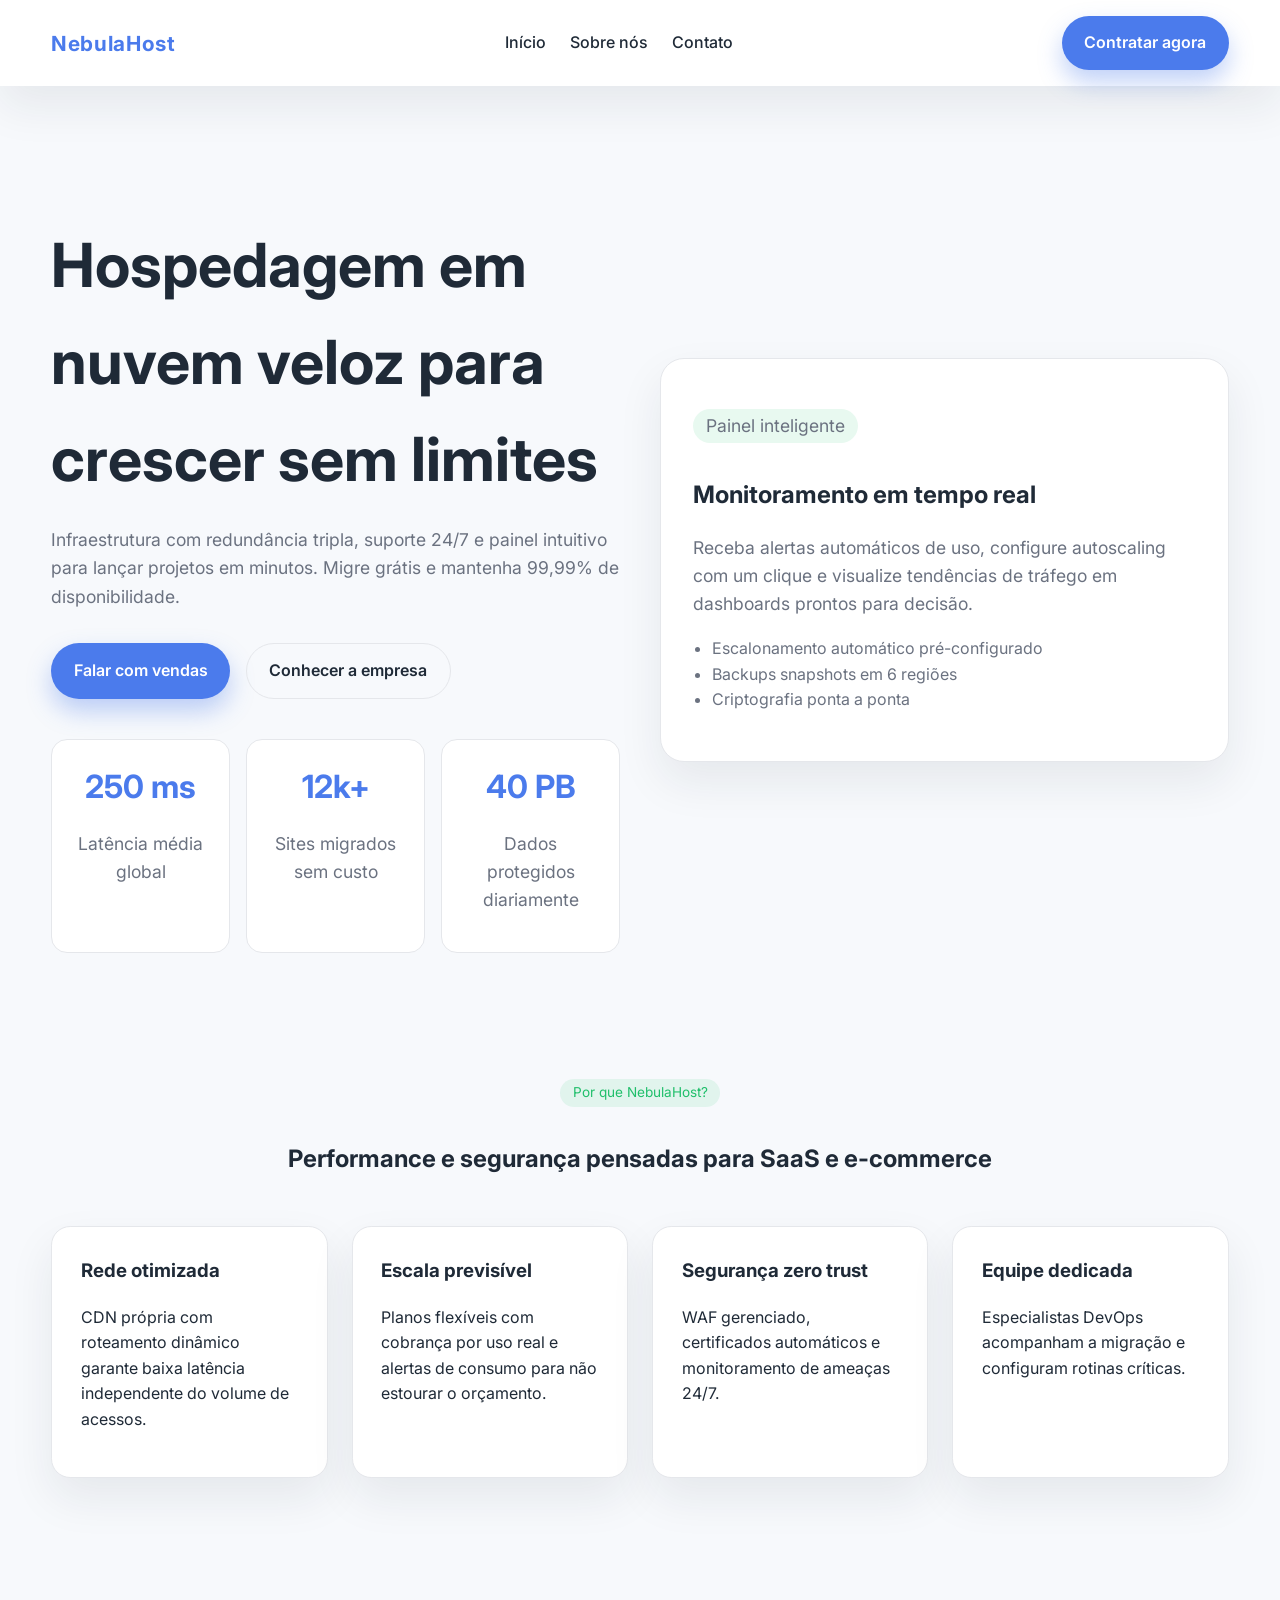
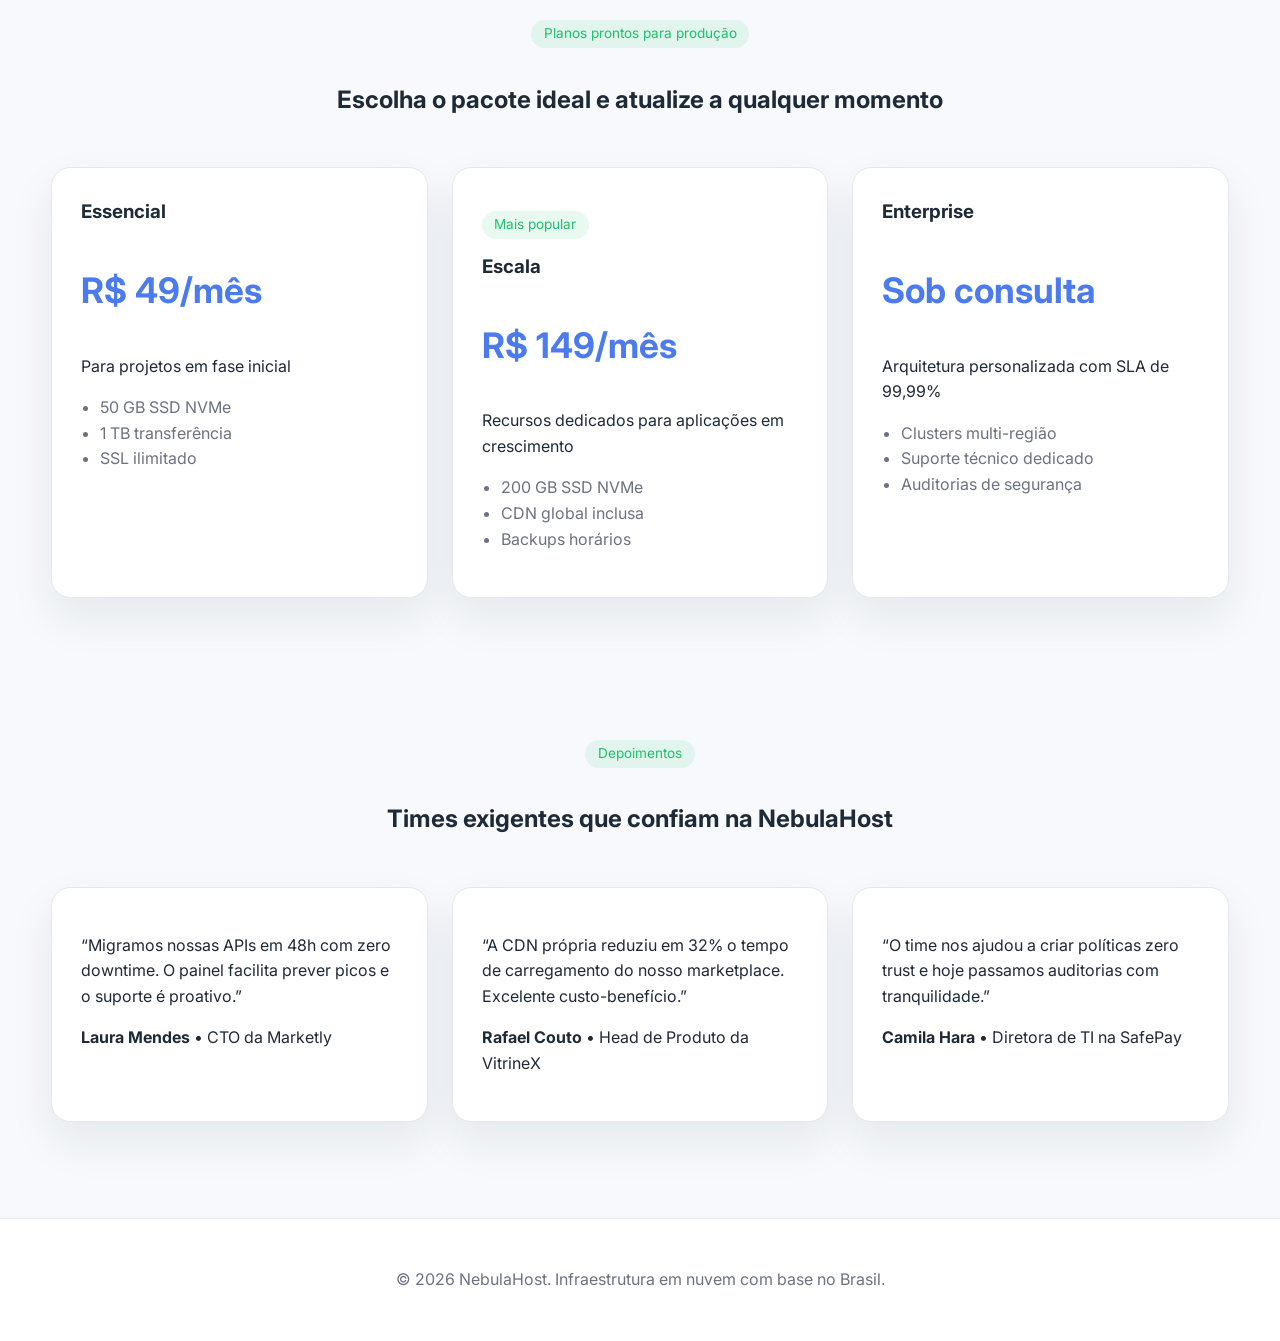
<file: index.html>
<!DOCTYPE html>
<html lang="pt-BR">
  <head>
    <meta charset="UTF-8" />
    <meta name="viewport" content="width=device-width, initial-scale=1.0" />
    <title>NebulaHost • Hospedagem moderna e escalável</title>
    <link rel="stylesheet" href="styles.css" />
  </head>
  <body>
    <header>
      <div class="container nav">
        <a class="logo" href="index.html">NebulaHost</a>
        <nav class="nav-links">
          <a href="index.html">Início</a>
          <a href="sobre-nos.html">Sobre nós</a>
          <a href="contato.html">Contato</a>
        </nav>
        <a class="btn btn-primary" href="contato.html">Contratar agora</a>
      </div>
    </header>

    <main class="container">
      <section class="hero">
        <div>
          <h1>Hospedagem em nuvem veloz para crescer sem limites</h1>
          <p>
            Infraestrutura com redundância tripla, suporte 24/7 e painel intuitivo
            para lançar projetos em minutos. Migre grátis e mantenha 99,99% de
            disponibilidade.
          </p>
          <div style="margin-top: 2rem; display: flex; gap: 1rem; flex-wrap: wrap">
            <a class="btn btn-primary" href="contato.html">Falar com vendas</a>
            <a class="btn" style="border: 1px solid var(--border)" href="sobre-nos.html"
              >Conhecer a empresa</a
            >
          </div>
          <div class="stats">
            <article class="stat-card">
              <h3>250 ms</h3>
              <p>Latência média global</p>
            </article>
            <article class="stat-card">
              <h3>12k+</h3>
              <p>Sites migrados sem custo</p>
            </article>
            <article class="stat-card">
              <h3>40 PB</h3>
              <p>Dados protegidos diariamente</p>
            </article>
          </div>
        </div>
        <div class="hero-card">
          <p class="tag">Painel inteligente</p>
          <h2>Monitoramento em tempo real</h2>
          <p>
            Receba alertas automáticos de uso, configure autoscaling com um clique e
            visualize tendências de tráfego em dashboards prontos para decisão.
          </p>
          <ul style="padding-left: 1.2rem; color: var(--text-light)">
            <li>Escalonamento automático pré-configurado</li>
            <li>Backups snapshots em 6 regiões</li>
            <li>Criptografia ponta a ponta</li>
          </ul>
        </div>
      </section>

      <section>
        <div class="section-title">
          <p class="tag">Por que NebulaHost?</p>
          <h2>Performance e segurança pensadas para SaaS e e-commerce</h2>
        </div>
        <div class="grid">
          <article class="card">
            <h3>Rede otimizada</h3>
            <p>
              CDN própria com roteamento dinâmico garante baixa latência independente do
              volume de acessos.
            </p>
          </article>
          <article class="card">
            <h3>Escala previsível</h3>
            <p>
              Planos flexíveis com cobrança por uso real e alertas de consumo para não
              estourar o orçamento.
            </p>
          </article>
          <article class="card">
            <h3>Segurança zero trust</h3>
            <p>
              WAF gerenciado, certificados automáticos e monitoramento de ameaças 24/7.
            </p>
          </article>
          <article class="card">
            <h3>Equipe dedicada</h3>
            <p>Especialistas DevOps acompanham a migração e configuram rotinas críticas.</p>
          </article>
        </div>
      </section>

      <section>
        <div class="section-title">
          <p class="tag">Planos prontos para produção</p>
          <h2>Escolha o pacote ideal e atualize a qualquer momento</h2>
        </div>
        <div class="grid pricing">
          <article class="card">
            <h3>Essencial</h3>
            <p class="price">R$ 49/mês</p>
            <p>Para projetos em fase inicial</p>
            <ul style="padding-left: 1.2rem; color: var(--text-light)">
              <li>50 GB SSD NVMe</li>
              <li>1 TB transferência</li>
              <li>SSL ilimitado</li>
            </ul>
          </article>
          <article class="card">
            <p class="tag">Mais popular</p>
            <h3>Escala</h3>
            <p class="price">R$ 149/mês</p>
            <p>Recursos dedicados para aplicações em crescimento</p>
            <ul style="padding-left: 1.2rem; color: var(--text-light)">
              <li>200 GB SSD NVMe</li>
              <li>CDN global inclusa</li>
              <li>Backups horários</li>
            </ul>
          </article>
          <article class="card">
            <h3>Enterprise</h3>
            <p class="price">Sob consulta</p>
            <p>Arquitetura personalizada com SLA de 99,99%</p>
            <ul style="padding-left: 1.2rem; color: var(--text-light)">
              <li>Clusters multi-região</li>
              <li>Suporte técnico dedicado</li>
              <li>Auditorias de segurança</li>
            </ul>
          </article>
        </div>
      </section>

      <section>
        <div class="section-title">
          <p class="tag">Depoimentos</p>
          <h2>Times exigentes que confiam na NebulaHost</h2>
        </div>
        <div class="grid">
          <article class="card">
            <p>
              “Migramos nossas APIs em 48h com zero downtime. O painel facilita prever
              picos e o suporte é proativo.”
            </p>
            <p><strong>Laura Mendes</strong> • CTO da Marketly</p>
          </article>
          <article class="card">
            <p>
              “A CDN própria reduziu em 32% o tempo de carregamento do nosso marketplace.
              Excelente custo-benefício.”
            </p>
            <p><strong>Rafael Couto</strong> • Head de Produto da VitrineX</p>
          </article>
          <article class="card">
            <p>
              “O time nos ajudou a criar políticas zero trust e hoje passamos auditorias
              com tranquilidade.”
            </p>
            <p><strong>Camila Hara</strong> • Diretora de TI na SafePay</p>
          </article>
        </div>
      </section>
    </main>

    <footer>
      <div class="container">
        <p>© <span id="year"></span> NebulaHost. Infraestrutura em nuvem com base no Brasil.</p>
      </div>
    </footer>

    <script>
      document.getElementById("year").textContent = new Date().getFullYear();
    </script>
  </body>
</html>
</file>
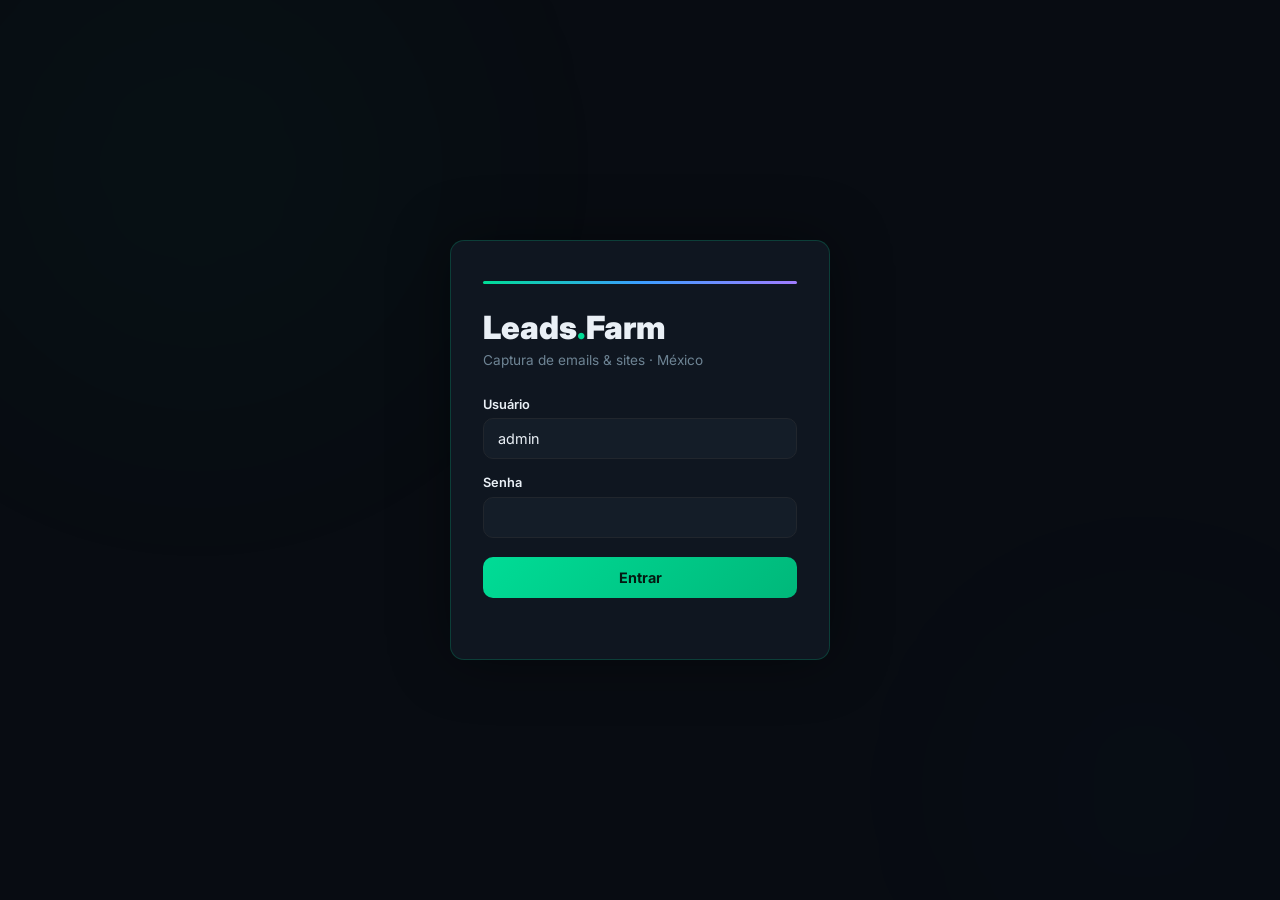
<file: email-farm/api/app/templates/index.html>
<!DOCTYPE html>
<html lang="pt-BR">
<head>
  <meta charset="utf-8"/>
  <meta name="viewport" content="width=device-width,initial-scale=1"/>
  <title>Leads.Farm · MX</title>
  <link rel="preconnect" href="https://fonts.googleapis.com"/>
  <link rel="preconnect" href="https://fonts.gstatic.com" crossorigin/>
  <link href="https://fonts.googleapis.com/css2?family=Inter:wght@300;400;500;600;700;800;900&family=JetBrains+Mono:wght@400;500&display=swap" rel="stylesheet"/>
  <style>
:root{--bg:#080c12;--side:#0d1219;--card:#0f1620;--card2:#141d28;--brd:rgba(255,255,255,.06);--brd-h:rgba(0,220,150,.15);--tx:#eaf0f6;--tx2:#6e8494;--tx3:#3d5060;--acc:#00dc96;--acc-g:rgba(0,220,150,.1);--blue:#3b9eff;--blue-g:rgba(59,158,255,.08);--purple:#a07cff;--orange:#f5a623;--red:#ff5252;--r:14px;--ease:cubic-bezier(.22,1,.36,1)}
*{box-sizing:border-box;margin:0;padding:0}
body{font-family:"Inter",system-ui,sans-serif;background:var(--bg);color:var(--tx);min-height:100vh;font-size:14px;overflow-x:hidden}

/* Ambient */
.amb{position:fixed;inset:0;pointer-events:none;z-index:0}
.amb .orb{position:absolute;border-radius:50%;filter:blur(130px);opacity:.25;animation:orb 30s ease-in-out infinite alternate}
.amb .o1{width:550px;height:550px;background:rgba(0,220,150,.1);top:-12%;left:-6%}
.amb .o2{width:400px;height:400px;background:rgba(59,158,255,.07);bottom:-10%;right:-5%;animation-delay:-12s}
@keyframes orb{0%{transform:translate(0,0) scale(1)}100%{transform:translate(30px,-25px) scale(1.06)}}

/* Layout */
.layout{position:relative;z-index:1;display:grid;grid-template-columns:200px 1fr;min-height:100vh}
@media(max-width:768px){.layout{grid-template-columns:1fr}.sidebar{position:fixed;bottom:0;left:0;right:0;z-index:100;height:58px;flex-direction:row;border-right:none;border-top:1px solid var(--brd);justify-content:space-around;padding:.4rem}}

/* Sidebar */
.sidebar{display:flex;flex-direction:column;padding:1.2rem .7rem;gap:.3rem;background:var(--side);border-right:1px solid var(--brd);position:sticky;top:0;height:100vh}
.sb-logo{font-size:1.1rem;font-weight:900;color:var(--acc);margin-bottom:1.5rem;padding:0 .6rem;letter-spacing:-.02em}
.nv{display:flex;align-items:center;gap:.6rem;padding:.6rem .75rem;border-radius:10px;color:var(--tx2);cursor:pointer;transition:all .2s var(--ease);font-size:.82rem;font-weight:500;position:relative}
.nv .ic{font-size:1.05rem;width:22px;text-align:center;flex-shrink:0}
.nv .txt{white-space:nowrap}
.nv:hover{background:var(--acc-g);color:var(--acc)}
.nv.on{background:var(--acc-g);color:var(--acc);font-weight:600}
.nv.on::before{content:"";position:absolute;left:0;top:25%;height:50%;width:3px;border-radius:0 4px 4px 0;background:var(--acc);box-shadow:0 0 8px var(--acc)}
.sb-section{font-size:.6rem;font-weight:600;text-transform:uppercase;letter-spacing:.1em;color:var(--tx3);padding:.8rem .75rem .3rem}
.sb-foot{margin-top:auto;padding:.7rem .75rem;border-radius:10px;background:var(--card);font-size:.72rem;color:var(--tx2);line-height:1.5}
.sb-foot b{color:var(--acc)}
.sb-dot{width:7px;height:7px;border-radius:50%;background:var(--acc);display:inline-block;margin-right:.3rem;box-shadow:0 0 8px var(--acc);animation:pulse-dot 2s ease-in-out infinite}
@keyframes pulse-dot{0%,100%{opacity:1;transform:scale(1)}50%{opacity:.6;transform:scale(.8)}}
@media(max-width:768px){.sb-logo,.sb-foot,.sb-section,.nv .txt{display:none}.nv{justify-content:center;padding:.5rem}.nv::before{display:none}}

/* Main */
.main{padding:2rem 2.5rem;overflow-y:auto;width:100%;max-width:1100px;margin:0 auto}
@media(max-width:768px){.main{padding:1rem;padding-bottom:5rem}}
@media(min-width:1400px){.main{max-width:1250px;padding:2.5rem 3rem}}
@media(min-width:1800px){.main{max-width:1400px;padding:2.5rem 3.5rem}}

/* Header */
.hdr{display:flex;justify-content:space-between;align-items:center;margin-bottom:2.2rem;flex-wrap:wrap;gap:1rem}
.hdr h1{font-size:1.8rem;font-weight:800;letter-spacing:-.02em}.hdr h1 span{color:var(--acc)}
@media(min-width:1400px){.hdr h1{font-size:2.2rem}}
.live-pill{display:inline-flex;align-items:center;gap:.4rem;padding:.4rem .85rem;border-radius:999px;background:var(--acc-g);border:1px solid rgba(0,220,150,.15);font-size:.72rem;font-weight:600;color:var(--acc);backdrop-filter:blur(8px)}
.live-pill::before{content:"";width:7px;height:7px;border-radius:50%;background:var(--acc);box-shadow:0 0 10px var(--acc);animation:pulse-dot 2s ease-in-out infinite}

.page{display:none}.page.on{display:block;animation:fadeIn .4s var(--ease)}
@keyframes fadeIn{from{opacity:0;transform:translateY(8px)}to{opacity:1;transform:none}}

/* === METRIC CARDS (BIG) === */
.metrics{display:grid;grid-template-columns:1fr 1fr 1fr;gap:1.5rem;margin-bottom:2.2rem}
@media(max-width:900px){.metrics{grid-template-columns:1fr}}
.mcard{position:relative;padding:2.5rem 2rem;background:var(--card);border:1px solid var(--brd);border-radius:var(--r);overflow:hidden;transition:border-color .3s,transform .3s var(--ease),box-shadow .3s}
.mcard:hover{border-color:var(--brd-h);transform:translateY(-3px);box-shadow:0 12px 40px rgba(0,0,0,.2)}
.mcard::before{content:"";position:absolute;top:0;left:0;right:0;height:3px;background:linear-gradient(90deg,var(--acc),var(--blue));opacity:0;transition:opacity .3s}
.mcard:hover::before{opacity:1}
.mcard .mc-ico{font-size:2rem;margin-bottom:1.2rem;display:block}
.mcard .mc-val{font-size:3.2rem;font-weight:900;letter-spacing:-.04em;line-height:1;margin-bottom:.5rem}
@media(min-width:1400px){.mcard{padding:3rem 2.5rem}.mcard .mc-val{font-size:3.8rem}.mcard .mc-ico{font-size:2.4rem}}
@media(min-width:1800px){.mcard{padding:3.5rem 3rem}.mcard .mc-val{font-size:4.5rem}}
.mcard.em .mc-val{color:var(--acc)}
.mcard.st .mc-val{color:var(--blue)}
.mcard.wk .mc-val{color:var(--purple)}
.mcard .mc-lbl{font-size:.85rem;color:var(--tx2);font-weight:500}
.mcard .mc-sub{font-size:.74rem;color:var(--tx3);margin-top:.4rem;font-family:"JetBrains Mono",monospace}
.mcard .mc-total{margin-top:.6rem;padding:.4rem .6rem;border-radius:8px;background:rgba(255,255,255,.03);border:1px solid var(--brd);font-size:.68rem;color:var(--tx3);font-family:"JetBrains Mono",monospace}
.btn-reset{font-size:.68rem;font-weight:600;padding:.35rem .7rem;border-radius:8px;background:transparent;color:var(--tx3);border:1px solid var(--brd);cursor:pointer;transition:all .2s}
.btn-reset:hover{border-color:var(--orange);color:var(--orange)}
@media(min-width:1400px){.mcard .mc-lbl{font-size:.95rem}.mcard .mc-sub{font-size:.82rem}}
.mcard.em{border-color:rgba(0,220,150,.1)}.mcard.st{border-color:rgba(59,158,255,.08)}.mcard.wk{border-color:rgba(160,124,255,.08)}

/* Pulse on new emails */
.mcard.flash{animation:card-flash .6s var(--ease)}
@keyframes card-flash{0%{box-shadow:0 0 0 0 rgba(0,220,150,.4)}50%{box-shadow:0 0 30px 5px rgba(0,220,150,.15)}100%{box-shadow:none}}

/* === SPEED + ESTIMATES === */
.speed-row{display:grid;grid-template-columns:1fr 1fr 1fr;gap:1.5rem;margin-bottom:2.2rem}
@media(max-width:900px){.speed-row{grid-template-columns:1fr}}
@media(min-width:1400px){.speed-row{gap:2rem}}

.scard{padding:2rem;background:var(--card);border:1px solid var(--brd);border-radius:var(--r);display:flex;flex-direction:column;align-items:center;gap:.8rem;transition:border-color .3s}
.scard:hover{border-color:var(--brd-h)}
@media(min-width:1400px){.scard{padding:2.5rem}}

.gauge{position:relative;width:180px;height:100px}
@media(min-width:1400px){.gauge{width:220px;height:120px}}
.gauge svg{width:100%;height:100%;overflow:visible}
.gt{fill:none;stroke:var(--card2);stroke-width:9;stroke-linecap:round}
.gf{fill:none;stroke:url(#gg);stroke-width:9;stroke-linecap:round;transition:stroke-dashoffset 1.5s var(--ease);filter:drop-shadow(0 0 6px rgba(0,220,150,.35))}
.gv{font-size:1.7rem;font-weight:900;fill:var(--tx);text-anchor:middle}
.gu{font-size:.5rem;fill:var(--tx2);text-anchor:middle;text-transform:uppercase;letter-spacing:.1em;font-weight:600}
.gauge-glow{position:absolute;bottom:0;left:50%;transform:translateX(-50%);width:100px;height:40px;background:radial-gradient(ellipse,rgba(0,220,150,.15),transparent 70%);animation:gbreathe 3s ease-in-out infinite}
@keyframes gbreathe{0%,100%{opacity:.4}50%{opacity:.7}}

/* EPS Ring */
.eps-wrap{display:flex;align-items:center;gap:1rem}
.eps-ring{position:relative;width:64px;height:64px;display:flex;align-items:center;justify-content:center}
.eps-ring svg{position:absolute;inset:0;transform:rotate(-90deg)}
.er-bg{fill:none;stroke:var(--card2);stroke-width:5}
.er-f{fill:none;stroke:var(--blue);stroke-width:5;stroke-linecap:round;stroke-dasharray:176;stroke-dashoffset:176;transition:stroke-dashoffset 1.5s var(--ease);filter:drop-shadow(0 0 4px rgba(59,158,255,.3))}
.eps-v{font-size:1.2rem;font-weight:800;color:var(--blue);z-index:1}
.eps-pulse{position:absolute;inset:-4px;border:1.5px solid var(--blue);border-radius:50%;opacity:0;animation:ep 2.5s ease-out infinite}
@keyframes ep{0%{transform:scale(.9);opacity:.4}100%{transform:scale(1.2);opacity:0}}
.eps-info{font-size:.72rem;color:var(--tx2);line-height:1.5}
.eps-info b{display:block;font-size:1rem;font-weight:700;color:var(--blue)}

/* Estimate bars */
.est-card{padding:2rem;background:var(--card);border:1px solid var(--brd);border-radius:var(--r);transition:border-color .3s}
.est-card:hover{border-color:var(--brd-h)}
@media(min-width:1400px){.est-card{padding:2.5rem}}
.est-card h4{font-size:.72rem;font-weight:700;text-transform:uppercase;letter-spacing:.07em;color:var(--tx2);margin-bottom:1rem;display:flex;align-items:center;gap:.4rem}
.est-rows{display:flex;flex-direction:column;gap:.7rem}
.est-r{display:flex;align-items:center;gap:.6rem}
.est-r .lbl{font-size:.7rem;color:var(--tx3);width:38px;text-align:right;flex-shrink:0;font-weight:500}
.est-r .bar{flex:1;height:30px;border-radius:8px;background:var(--card2);overflow:hidden;position:relative}
@media(min-width:1400px){.est-r .bar{height:36px}}
.est-r .bar i{display:block;height:100%;border-radius:8px;transition:width 1.8s var(--ease);position:relative;overflow:hidden}
.est-r .bar i::after{content:"";position:absolute;inset:0;background:linear-gradient(90deg,transparent 20%,rgba(255,255,255,.1) 50%,transparent 80%);animation:shimmer 3s ease infinite}
@keyframes shimmer{from{transform:translateX(-100%)}to{transform:translateX(100%)}}
.est-r .bar.em i{background:linear-gradient(90deg,#009b6b,var(--acc))}
.est-r .bar.st i{background:linear-gradient(90deg,#1a6dd4,var(--blue))}
.est-r .num{font-family:"JetBrains Mono",monospace;font-size:.8rem;font-weight:600;color:var(--tx);min-width:70px}
@media(min-width:1400px){.est-r .num{font-size:.9rem;min-width:80px}}

/* === PANELS === */
.panel{background:var(--card);border:1px solid var(--brd);border-radius:var(--r);margin-bottom:1.5rem;overflow:hidden;transition:border-color .3s}
.panel:hover{border-color:var(--brd-h)}
.panel-h{padding:1rem 1.4rem;border-bottom:1px solid var(--brd);display:flex;align-items:center;gap:.5rem}
.panel-h h3{font-size:.82rem;font-weight:700;color:var(--tx2);display:flex;align-items:center;gap:.45rem}
.panel-h h3::before{content:"";width:3px;height:1em;border-radius:2px;background:linear-gradient(var(--acc),var(--blue))}
.panel-b{padding:1.5rem 1.6rem}
@media(min-width:1400px){.panel-b{padding:2rem 2.2rem}}

/* Progress */
.pbar{height:18px;border-radius:10px;background:var(--card2);overflow:hidden;margin-bottom:.6rem;position:relative;box-shadow:inset 0 2px 4px rgba(0,0,0,.3)}
.pbar i{display:block;height:100%;border-radius:10px;background:linear-gradient(90deg,var(--acc),var(--blue),var(--purple),var(--acc));background-size:300% 100%;animation:pbar-mv 4s linear infinite;transition:width 1.2s var(--ease);position:relative;overflow:hidden}
.pbar i::before{content:"";position:absolute;inset:0;background:repeating-linear-gradient(115deg,transparent,transparent 8px,rgba(255,255,255,.06) 8px,rgba(255,255,255,.06) 16px);animation:stripes 1.5s linear infinite}
.pbar i::after{content:"";position:absolute;top:0;left:0;right:0;height:50%;background:linear-gradient(to bottom,rgba(255,255,255,.15),transparent);border-radius:10px 10px 0 0}
@keyframes pbar-mv{from{background-position:0 0}to{background-position:300% 0}}
@keyframes stripes{from{background-position:0 0}to{background-position:32px 0}}
.pmeta{font-family:"JetBrains Mono",monospace;font-size:.72rem;color:var(--tx2)}

.camp-list{margin-top:.8rem;display:grid;gap:.35rem;max-height:200px;overflow-y:auto}
.camp-r{display:grid;grid-template-columns:1.2fr 2.5fr auto;gap:.55rem;align-items:center;padding:.45rem .6rem;border-radius:8px;transition:background .15s}
.camp-r:hover{background:var(--card2)}
.camp-r .cn{font-size:.78rem;font-weight:500;white-space:nowrap;overflow:hidden;text-overflow:ellipsis}
.camp-r .cb{height:4px;border-radius:999px;background:var(--card2);overflow:hidden}
.camp-r .cb i{display:block;height:100%;background:var(--acc);transition:width .8s var(--ease)}
.camp-r .cp{font-family:"JetBrains Mono",monospace;font-size:.65rem;color:var(--tx2)}
.camp-r.done .cn{color:var(--acc)}

/* Live grid */
.lgrid{display:grid;gap:.7rem;grid-template-columns:repeat(4,1fr)}
@media(max-width:900px){.lgrid{grid-template-columns:1fr 1fr}}
@media(max-width:500px){.lgrid{grid-template-columns:1fr}}
.lbox{padding:.7rem .8rem;border-radius:10px;background:var(--card2);border:1px solid var(--brd);min-height:3.5rem;max-height:7rem;overflow:auto;font-size:.78rem;line-height:1.4;transition:border-color .2s}
.lbox.okb{border-left:3px solid var(--acc)}.lbox.badb{border-left:3px solid var(--red)}
.llbl{font-size:.62rem;text-transform:uppercase;letter-spacing:.07em;color:var(--tx3);margin-bottom:.25rem;font-weight:600}

/* Tables */
table{width:100%;border-collapse:collapse;font-size:.8rem}
th,td{text-align:left;padding:.6rem .7rem;border-bottom:1px solid var(--brd)}
th{font-size:.65rem;font-weight:600;text-transform:uppercase;letter-spacing:.05em;color:var(--tx3)}
tr:last-child td{border-bottom:none}
tbody tr{transition:background .12s}tbody tr:hover{background:var(--card2)}
.ok{color:var(--acc);font-weight:600}.bad{color:var(--red);font-weight:600}.warn{color:var(--orange);font-weight:600}
.pill{display:inline-flex;align-items:center;gap:.2rem;padding:.15rem .5rem;border-radius:999px;font-size:.68rem;font-weight:500}
.pill.on{background:var(--acc-g);color:var(--acc)}.pill.off{background:rgba(255,82,82,.06);color:var(--red)}

/* Tabs */
.tabs{display:flex;gap:0;border-bottom:1px solid var(--brd)}
.tbtn{padding:.7rem 1.1rem;font-size:.76rem;font-weight:600;color:var(--tx2);background:transparent;border:none;cursor:pointer;position:relative;border-bottom:2px solid transparent;margin-bottom:-1px;transition:color .2s}
.tbtn:hover{color:var(--tx)}.tbtn.on{color:var(--acc);border-bottom-color:var(--acc)}

/* Forms */
.fpanel{padding:1.8rem;background:var(--card);border:1px solid var(--brd);border-radius:var(--r);margin-bottom:1rem}
@media(min-width:1400px){.fpanel{padding:2.2rem}}
.fpanel h3{font-size:.85rem;font-weight:700;margin-bottom:1rem}
label{display:block;font-size:.72rem;font-weight:500;color:var(--tx2);margin:.6rem 0 .25rem}
input,select{width:100%;font:inherit;font-size:.84rem;padding:.6rem .8rem;border-radius:10px;border:1px solid var(--brd);background:var(--bg);color:var(--tx);outline:none;transition:border-color .2s,box-shadow .2s}
input:focus,select:focus{border-color:var(--acc);box-shadow:0 0 0 3px var(--acc-g)}
input::placeholder{color:var(--tx3)}
.prev{margin-top:.4rem;padding:.45rem .7rem;border-radius:8px;background:var(--acc-g);font-family:"JetBrains Mono",monospace;font-size:.72rem;color:var(--acc)}
button{font:inherit;font-size:.8rem;font-weight:700;border:none;border-radius:10px;padding:.6rem 1.1rem;cursor:pointer;transition:all .2s var(--ease)}
.btn-p{background:linear-gradient(135deg,var(--acc),#00b87a);color:#041a12;box-shadow:0 4px 16px rgba(0,220,150,.15)}.btn-p:hover{transform:translateY(-1px);box-shadow:0 6px 24px rgba(0,220,150,.25)}
.btn-s{background:var(--card2);color:var(--tx);border:1px solid var(--brd)}.btn-s:hover{border-color:var(--acc);color:var(--acc)}
.btn-t{padding:.3rem .6rem;font-size:.7rem;border-radius:8px}.btn-d{background:transparent;color:var(--red);border:1px solid rgba(255,82,82,.2)}
.factions{display:flex;gap:.5rem;margin-top:.9rem}
.hint{color:var(--tx2);font-size:.72rem;margin-top:.35rem;line-height:1.4}
.mono{font-family:"JetBrains Mono",monospace;font-size:.68rem;background:var(--bg);border:1px solid var(--brd);border-radius:10px;padding:.7rem;margin-top:.5rem;max-height:130px;overflow:auto;white-space:pre-wrap;word-break:break-all}
.check-r{display:flex;align-items:center;gap:.4rem;margin:.5rem 0;font-size:.8rem;color:var(--tx2)}.check-r input{width:auto;accent-color:var(--acc)}

/* FX */
#fxLayer{position:fixed;inset:0;pointer-events:none;z-index:200;overflow:hidden}
.epop{position:absolute;font-weight:900;font-size:1.2rem;color:var(--acc);text-shadow:0 0 14px rgba(0,220,150,.6);animation:pfly 1.2s var(--ease) forwards}
@keyframes pfly{0%{opacity:0;transform:translate(-50%,-20%) scale(.4)}25%{opacity:1;transform:translate(-50%,-55%) scale(1.15)}100%{opacity:0;transform:translate(-50%,-130%) scale(.8)}}
.toast{position:fixed;bottom:1.5rem;right:1.5rem;z-index:210;padding:.9rem 1.2rem;border-radius:var(--r);background:var(--card);border:1px solid var(--brd-h);box-shadow:0 0 30px rgba(0,220,150,.06),0 10px 30px rgba(0,0,0,.3);animation:ti .4s var(--ease),to .3s ease 3s forwards}
.toast b{color:var(--acc);font-size:.82rem;display:block}.toast span{color:var(--tx2);font-size:.72rem}
@keyframes ti{from{opacity:0;transform:translateY(14px) scale(.97)}to{opacity:1;transform:none}}
@keyframes to{to{opacity:0;transform:translateY(10px)}}

/* Login */
#login{min-height:100vh;display:flex;align-items:center;justify-content:center;position:relative;z-index:10}
.lbox{width:min(400px,92%);padding:2.5rem 2rem;background:var(--card);border:1px solid var(--brd-h);border-radius:var(--r);box-shadow:0 0 60px rgba(0,0,0,.3);position:relative;overflow:hidden}
.lbox::before{content:"";position:absolute;top:0;left:0;right:0;height:3px;background:linear-gradient(90deg,var(--acc),var(--blue),var(--purple));background-size:200% 100%;animation:hdr-flow 4s linear infinite}
@keyframes hdr-flow{from{background-position:0 0}to{background-position:200% 0}}
.lbox h1{font-size:2rem;font-weight:900;margin-bottom:.3rem}.lbox h1 span{color:var(--acc)}
.lbox .sub{color:var(--tx2);font-size:.85rem;margin-bottom:1.5rem}
.lbox label{color:var(--tx);font-size:.8rem;font-weight:600;margin-top:1rem}
.lbox input{background:var(--card2);border:1px solid var(--brd-h);color:var(--tx);font-size:.9rem;padding:.7rem .9rem;margin-top:.3rem}
.lbox input:focus{border-color:var(--acc);box-shadow:0 0 0 3px rgba(0,220,150,.15)}
.lbox .btn-p{margin-top:1.2rem;width:100%;padding:.75rem;font-size:.9rem}
#loginErr{min-height:.8rem;margin-top:.5rem;font-size:.8rem;color:var(--red)}
#app{display:none}
  </style>
</head>
<body>
<div class="amb"><div class="orb o1"></div><div class="orb o2"></div></div>
<div id="fxLayer"></div>

<div id="login" style="min-height:100vh;display:flex;align-items:center;justify-content:center;position:relative;z-index:10">
  <div style="width:380px;max-width:92%;padding:2.5rem 2rem;background:#0f1620;border:1px solid rgba(0,220,150,.2);border-radius:14px;box-shadow:0 0 60px rgba(0,0,0,.4)">
    <div style="height:3px;background:linear-gradient(90deg,#00dc96,#3b9eff,#a07cff);border-radius:3px;margin-bottom:1.5rem"></div>
    <h1 style="font-size:2rem;font-weight:900;color:#eaf0f6;margin:0 0 .3rem">Leads<span style="color:#00dc96">.</span>Farm</h1>
    <p style="color:#6e8494;font-size:.85rem;margin:0 0 1.8rem">Captura de emails & sites · México</p>
    <div style="margin-bottom:1rem">
      <div style="color:#eaf0f6;font-size:.8rem;font-weight:600;margin-bottom:.4rem">Usuário</div>
      <input id="user" value="admin" style="width:100%;padding:.7rem .9rem;background:#141d28;border:1px solid #21262d;border-radius:10px;color:#eaf0f6;font-size:.9rem;outline:none"/>
    </div>
    <div style="margin-bottom:1.2rem">
      <div style="color:#eaf0f6;font-size:.8rem;font-weight:600;margin-bottom:.4rem">Senha</div>
      <input id="pass" type="password" style="width:100%;padding:.7rem .9rem;background:#141d28;border:1px solid #21262d;border-radius:10px;color:#eaf0f6;font-size:.9rem;outline:none"/>
    </div>
    <button onclick="doLogin()" style="width:100%;padding:.75rem;background:linear-gradient(135deg,#00dc96,#00b87a);color:#041a12;font-size:.9rem;font-weight:700;border:none;border-radius:10px;cursor:pointer">Entrar</button>
    <p id="loginErr" style="color:#ff5252;font-size:.8rem;margin-top:.5rem;min-height:.8rem"></p>
  </div>
</div>

<div id="app"><div class="layout">
<aside class="sidebar">
  <div class="sb-logo">Leads.Farm</div>
  <div class="sb-section">Menu</div>
  <div class="nv on" onclick="pg('dash',this)"><span class="ic">📊</span><span class="txt">Dashboard</span></div>
  <div class="nv" onclick="pg('camp',this)"><span class="ic">🚀</span><span class="txt">Campanhas</span></div>
  <div class="nv" onclick="pg('jobs',this)"><span class="ic">📋</span><span class="txt">Atividade</span></div>
  <div class="sb-section">Infra</div>
  <div class="nv" onclick="pg('work',this)"><span class="ic">🖥️</span><span class="txt">Workers</span></div>
  <div class="nv" onclick="pg('calc',this)"><span class="ic">📐</span><span class="txt">Análise</span></div>
  <div class="nv" onclick="pg('cfg',this)"><span class="ic">⚙️</span><span class="txt">Configuração</span></div>
  <div class="sb-foot"><span class="sb-dot"></span><b id="sbTxt">10 online</b></div>
</aside>
<main class="main">

<div class="hdr">
  <h1>Leads<span>.</span>Farm</h1>
  <div style="display:flex;align-items:center;gap:.6rem;flex-wrap:wrap">
    <button class="btn-s btn-t" id="speedBtn" onclick="toggleSpeed()" style="font-size:.7rem">⚡ Velocidade normal</button>
    <button class="btn-s btn-t" onclick="exportAll()" style="font-size:.7rem">📥 Exportar tudo</button>
    <span class="live-pill" id="livePill">— online</span>
  </div>
</div>

<!-- DASHBOARD -->
<div class="page on" id="pg-dash">
  <div class="metrics">
    <div class="mcard em" id="mcEm"><span class="mc-ico">✉️</span><div class="mc-val" id="vEm">—</div><div class="mc-lbl">Emails capturados</div><div class="mc-sub" id="subEm">—</div><div class="mc-total" id="totEm"></div></div>
    <div class="mcard st"><span class="mc-ico">🌐</span><div class="mc-val" id="vSt">—</div><div class="mc-lbl">Sites coletados</div><div class="mc-sub" id="subSt">—</div><div class="mc-total" id="totSt"></div></div>
    <div class="mcard wk"><span class="mc-ico">⚡</span><div class="mc-val" id="vWk">—</div><div class="mc-lbl">Workers ativos</div><div class="mc-sub" id="subWk">—</div><div style="margin-top:.8rem"><button class="btn-reset" onclick="resetCounter()">Zerar contador</button></div></div>
  </div>

  <div class="panel" style="margin-bottom:1.8rem"><div class="panel-h"><h3>Progresso geral</h3></div><div class="panel-b" style="padding-top:1rem;padding-bottom:1rem">
    <div class="pbar"><i id="pFill" style="width:0%"></i></div>
    <div class="pmeta" id="pMeta">…</div>
  </div></div>

  <div class="speed-row">
    <div class="scard">
      <div class="gauge"><div class="gauge-glow"></div><svg viewBox="0 0 160 90"><defs><linearGradient id="gg" x1="0%" y1="0%" x2="100%"><stop offset="0%" stop-color="#00dc96"/><stop offset="100%" stop-color="#3b9eff"/></linearGradient></defs><path class="gt" d="M 14 78 A 66 66 0 0 1 146 78"/><path class="gf" id="gFill" d="M 14 78 A 66 66 0 0 1 146 78" stroke-dasharray="207" stroke-dashoffset="207"/><text class="gv" x="80" y="70" id="gVal">0</text><text class="gu" x="80" y="86">emails/min</text></svg></div>
      <div class="eps-wrap"><div class="eps-ring"><div class="eps-pulse"></div><svg viewBox="0 0 64 64"><circle class="er-bg" cx="32" cy="32" r="28"/><circle class="er-f" id="eRing" cx="32" cy="32" r="28"/></svg><span class="eps-v" id="eVal">0</span></div><div class="eps-info"><b id="epsLbl">0/s</b>emails/segundo</div></div>
    </div>
    <div class="est-card"><h4>📧 Estimativa Emails</h4><div class="est-rows">
      <div class="est-r"><span class="lbl">Hora</span><div class="bar em"><i id="ebH" style="width:0%"></i></div><span class="num" id="enH">—</span></div>
      <div class="est-r"><span class="lbl">Dia</span><div class="bar em"><i id="ebD" style="width:0%"></i></div><span class="num" id="enD">—</span></div>
      <div class="est-r"><span class="lbl">Mês</span><div class="bar em"><i id="ebM" style="width:0%"></i></div><span class="num" id="enM">—</span></div>
    </div></div>
    <div class="est-card"><h4>🌐 Estimativa Sites</h4><div class="est-rows">
      <div class="est-r"><span class="lbl">Hora</span><div class="bar st"><i id="sbH" style="width:0%"></i></div><span class="num" id="snH">—</span></div>
      <div class="est-r"><span class="lbl">Dia</span><div class="bar st"><i id="sbD" style="width:0%"></i></div><span class="num" id="snD">—</span></div>
      <div class="est-r"><span class="lbl">Mês</span><div class="bar st"><i id="sbM" style="width:0%"></i></div><span class="num" id="snM">—</span></div>
    </div></div>
  </div>

  <div class="panel" id="trafficPanel" style="margin-bottom:1.5rem"><div class="panel-h"><h3>Tráfego Proxy (Evomi)</h3></div><div class="panel-b">
    <div style="display:grid;grid-template-columns:repeat(auto-fit,minmax(140px,1fr));gap:1rem" id="trafficGrid">
      <div><div class="llbl">24h</div><div style="font-size:1.3rem;font-weight:800;color:var(--acc)" id="trf24h">—</div></div>
      <div><div class="llbl">7 dias</div><div style="font-size:1.3rem;font-weight:800;color:var(--blue)" id="trf7d">—</div></div>
      <div><div class="llbl">Por hora</div><div style="font-size:1.1rem;font-weight:700;color:var(--tx)" id="trfHour">—</div></div>
      <div><div class="llbl">Por dia (est.)</div><div style="font-size:1.1rem;font-weight:700;color:var(--tx)" id="trfDay">—</div></div>
    </div>
  </div></div>

  <div class="panel"><div class="panel-h"><h3>Campanhas</h3></div><div class="panel-b">
    <div class="camp-list" id="campList"></div>
  </div></div>

  <div class="panel"><div class="panel-h"><h3>Ao vivo</h3></div><div class="panel-b"><div class="lgrid">
    <div><div class="llbl">Buscando</div><div class="lbox" id="nowBox">—</div></div>
    <div><div class="llbl">Sucesso</div><div class="lbox okb" id="okBox">—</div></div>
    <div><div class="llbl">Falha</div><div class="lbox badb" id="failBox">—</div></div>
    <div><div class="llbl">Proxy</div><div class="lbox" id="ipBox">—</div></div>
  </div></div></div>
</div>

<!-- CAMPAIGNS -->
<div class="page" id="pg-camp">
  <div style="display:grid;grid-template-columns:1fr 340px;gap:1.2rem">
    <div class="panel"><div class="panel-h"><h3>Trabalhos</h3></div><div class="panel-b"><div id="works"></div></div></div>
    <div class="fpanel"><h3>Nova campanha</h3>
          <label>Segmento (PT → ES-MX)</label><input id="segment" placeholder="advogados, dentistas…"/>
          <div class="prev" id="trPrev">→ —</div>
          <div id="segWarn" style="font-size:.75rem;margin-top:.3rem;min-height:1rem"></div>
      <label>País</label><select id="country"><option value="MX">México (MX)</option></select>
      <label>Municípios</label><select id="cityScope"><option value="standard">Padrão (~964)</option><option value="major">Top ~300</option></select>
      <p class="hint" id="csHint">Campanhas rodam em paralelo.</p>
      <label class="check-r"><input type="checkbox" id="replaceActive"/><span>Cancelar fila das outras</span></label>
      <div class="factions"><button class="btn-p" id="btnCamp" onclick="startCampaign()">Enfileirar</button><button class="btn-s" onclick="requeueFailed()">↻ Falhas</button></div>
      <p id="campMsg" class="hint" style="color:var(--acc)"></p>
    </div>
  </div>
</div>

<!-- JOBS -->
<div class="page" id="pg-jobs">
  <div class="panel"><div class="tabs"><button class="tbtn on" onclick="jf('live',this)">Ao vivo</button><button class="tbtn" onclick="jf('done',this)">Concluídos</button><button class="tbtn" onclick="jf('failed',this)">Falhas</button><button class="tbtn" onclick="jf('pending',this)">Fila</button></div><div class="panel-b"><div id="jobsTbl"></div></div></div>
</div>

<!-- WORKERS -->
<div class="page" id="pg-work">
  <div style="display:grid;grid-template-columns:1fr 300px;gap:1.2rem">
    <div class="panel"><div class="panel-h"><h3>Workers</h3></div><div class="panel-b"><div id="workersTbl"></div></div></div>
    <div class="fpanel"><h3>Adicionar VPS</h3><label>Nome</label><input id="wname" placeholder="vps-02"/><label>IP</label><input id="wip" placeholder="x.x.x.x"/><div class="factions"><button class="btn-p" onclick="addWorker()">Gerar token</button></div><pre id="wout" class="mono" style="display:none"></pre></div>
  </div>
</div>

<!-- ANALISE -->
<div class="page" id="pg-calc">
  <div class="panel"><div class="panel-h"><h3>Performance & Estimativas</h3></div><div class="panel-b" id="calcResults" style="line-height:1.8">Carregando...</div></div>

  <div class="panel"><div class="panel-h"><h3>Comparativo por Segmento (taxa de email)</h3></div><div class="panel-b"><div id="segRates">Carregando...</div></div></div>

  <div class="panel"><div class="panel-h"><h3>Performance 24h (emails/hora)</h3></div><div class="panel-b"><div id="perfHistory" style="display:flex;align-items:flex-end;gap:3px;height:80px;padding-top:.5rem"></div></div></div>

  <div class="panel"><div class="panel-h"><h3>Calculadora de Scaling</h3></div><div class="panel-b">
    <p class="hint" style="margin:0 0 1rem">Simule +N workers baseado na performance real.</p>
    <div style="display:flex;gap:1rem;align-items:center;flex-wrap:wrap">
      <div><div class="llbl">Workers extras</div><input id="calcWorkers" type="number" value="10" min="1" max="100" style="width:80px"/></div>
      <button class="btn-p" onclick="runCalc()">Calcular</button>
    </div>
    <div id="calcOutput" style="margin-top:1rem"></div>
  </div></div>

  <div class="panel"><div class="panel-h"><h3>Buscas Bloqueadas</h3></div><div class="panel-b">
    <div style="display:flex;gap:.5rem;margin-bottom:1rem;flex-wrap:wrap">
      <button class="btn-p" onclick="retryBlocked(false)">Retry 24h+ (automático)</button>
      <button class="btn-s" onclick="retryBlocked(true)">Forçar retry todos</button>
    </div>
    <div id="blockedList">Carregando...</div>
  </div></div>

  <div class="panel"><div class="panel-h"><h3>Recomendação</h3></div><div class="panel-b">
    <p class="hint" style="margin:0">• <b>964 cidades</b> = cobertura total (~91% pop MX) — ideal segmentos amplos<br>• <b>300 cidades</b> = só maiores (>78k hab) — testes rápidos, menos tráfego<br>• Com 30 workers: 964 cidades ~30min/campanha, 300 ~10min<br>• +10 workers ≈ +35% velocidade proporcional<br>• Melhores segmentos p/ email: software, escolas, arquitetos, logística (>30% taxa)</p>
  </div></div>
</div>

<!-- CONFIG -->
<div class="page" id="pg-cfg">
  <div class="fpanel" style="max-width:520px"><h3>Proxy & Política</h3><p class="hint" id="proxyHint">…</p></div>
</div>

</main></div></div>

<script>
let token=localStorage.getItem("lf_token")||"",jobFilter="live",prevEmails=null,prevSites=null,prevWorkStatus={},audioCtx=null;
function pg(id,el){document.querySelectorAll(".page").forEach(p=>p.classList.remove("on"));document.getElementById("pg-"+id).classList.add("on");document.querySelectorAll(".nv").forEach(n=>n.classList.remove("on"));if(el)el.classList.add("on")}
let lastEstimates=null;
async function updateEstimates(){
  try{
    const e=await api("/api/estimates");
    lastEstimates=e;
    const gf=document.getElementById("gFill");if(gf)gf.style.strokeDashoffset=207*(1-Math.min(1,e.emails_per_minute/30));
    document.getElementById("gVal").textContent=Math.round(e.emails_per_minute);
    document.getElementById("eRing").style.strokeDashoffset=176*(1-Math.min(1,e.emails_per_second/1));
    document.getElementById("eVal").textContent=e.emails_per_second.toFixed(1);
    document.getElementById("epsLbl").textContent=e.emails_per_second.toFixed(1)+"/s";
    document.getElementById("enH").textContent=fmt(e.emails_per_hour);
    document.getElementById("enD").textContent=fmt(e.emails_per_day);
    document.getElementById("enM").textContent=fmt(e.emails_per_month);
    document.getElementById("ebH").style.width=Math.min(100,e.emails_per_hour/1000*100)+"%";
    document.getElementById("ebD").style.width=Math.min(100,e.emails_per_day/24000*100)+"%";
    document.getElementById("ebM").style.width=Math.min(100,e.emails_per_month/720000*100)+"%";
    document.getElementById("snH").textContent=fmt(e.sites_per_hour);
    document.getElementById("snD").textContent=fmt(e.sites_per_day);
    document.getElementById("snM").textContent=fmt(e.sites_per_month);
    document.getElementById("sbH").style.width=Math.min(100,e.sites_per_hour/5000*100)+"%";
    document.getElementById("sbD").style.width=Math.min(100,e.sites_per_day/120000*100)+"%";
    document.getElementById("sbM").style.width=Math.min(100,e.sites_per_month/3600000*100)+"%";
    document.getElementById("subEm").textContent=`~${fmt(e.emails_per_hour)}/h · ${fmt(e.emails_per_day)}/dia`;
    document.getElementById("subSt").textContent=`~${fmt(e.sites_per_hour)}/h · ${fmt(e.sites_per_day)}/dia`;
    // Calculadora
    const calc=document.getElementById("calcResults");
    if(calc&&e.scaling){
      const s=e.scaling;const c=e.compare_964_vs_300;
      calc.innerHTML=`
        <div style="margin-bottom:1rem"><div class="llbl">Por worker</div><div style="font-size:.85rem">${e.emails_per_worker_hour} emails/h · ${e.sites_per_worker_hour} sites/h · ${e.avg_job_duration_min} min/job</div></div>
        <div style="margin-bottom:1rem"><div class="llbl">+10 workers extra</div><div style="font-size:.85rem;color:var(--acc)">+${fmt(s.per_extra_10_workers.extra_emails_hour)} emails/h · +${fmt(s.per_extra_10_workers.extra_emails_day)} emails/dia · +${s.per_extra_10_workers.extra_traffic_gb_day} GB/dia tráfego</div></div>
        <div style="margin-bottom:1rem"><div class="llbl">964 cidades (padrão)</div><div style="font-size:.85rem">~${fmt(c.standard_964.est_emails)} emails · ~${fmt(c.standard_964.est_sites)} sites · ${c.standard_964.est_hours}h com ${e.workers_online} workers</div></div>
        <div><div class="llbl">300 cidades (maiores)</div><div style="font-size:.85rem">~${fmt(c.major_300.est_emails)} emails · ~${fmt(c.major_300.est_sites)} sites · ${c.major_300.est_hours}h com ${e.workers_online} workers</div></div>
      `;
    }
  }catch(e){console.error("estimates",e)}
}
async function api(p,o={}){const h=Object.assign({"Content-Type":"application/json"},o.headers||{});if(token)h["Authorization"]="Bearer "+token;const r=await fetch(p,{...o,headers:h});if(r.status===401){token="";localStorage.removeItem("lf_token");showLogin();throw new Error("auth")}if(!r.ok)throw new Error(await r.text());return(r.headers.get("content-type")||"").includes("json")?r.json():r.text()}
function showLogin(){document.getElementById("login").style.display="flex";document.getElementById("app").style.display="none"}
function showApp(){document.getElementById("login").style.display="none";document.getElementById("app").style.display="block";refresh()}
async function doLogin(){try{const d=await api("/api/login",{method:"POST",body:JSON.stringify({username:document.getElementById("user").value,password:document.getElementById("pass").value})});token=d.token;localStorage.setItem("lf_token",token);showApp()}catch(e){document.getElementById("loginErr").textContent="Login inválido"}}
document.getElementById("pass").addEventListener("keydown",e=>{if(e.key==="Enter")doLogin()});
function fmt(n){return Number(n||0).toLocaleString("pt-BR")}
function burst(d){const l=document.getElementById("fxLayer"),k=document.getElementById("mcEm");if(!l||!k)return;k.classList.remove("flash");void k.offsetWidth;k.classList.add("flash");const r=k.getBoundingClientRect();const e=document.createElement("div");e.className="epop";e.textContent=`+${d}`;e.style.left=(r.left+r.width/2)+"px";e.style.top=(r.top+r.height*.4)+"px";l.appendChild(e);setTimeout(()=>e.remove(),1300)}
function toast(s){document.querySelectorAll(".toast").forEach(t=>t.remove());const t=document.createElement("div");t.className="toast";t.innerHTML=`<b>✓ ${s}</b><span>concluída</span>`;document.body.appendChild(t);setTimeout(()=>t.remove(),3400)}
function jf(f,el){jobFilter=f;document.querySelectorAll(".tbtn").forEach(b=>b.classList.remove("on"));el.classList.add("on");refresh()}
function isWC(w){return w.status==="concluído"||((w.jobs_pending||0)===0&&(w.jobs_running||0)===0&&(w.jobs_done||0)>0)}

async function refresh(){
  let s,a;
  try{s=await api("/api/stats")}catch(e){console.error("stats",e);return}
  try{a=await api("/api/activity")}catch(e){a={}}
  const emSession=s.emails_session??s.emails_total??s.emails??0;
  const stSession=s.websites_session??s.websites_total??s.websites??0;
  const emTotal=s.emails_total??s.emails??0;
  const stTotal=s.websites_total??s.websites??0;
  updateEstimates();
  document.getElementById("vEm").textContent=fmt(emSession);document.getElementById("vSt").textContent=fmt(stSession);
  document.getElementById("totEm").textContent=`Total desde o início: ${fmt(emTotal)} emails`;
  document.getElementById("totSt").textContent=`Total desde o início: ${fmt(stTotal)} sites`;
  document.getElementById("vWk").textContent=`${s.workers_online}/${s.workers_total}`;
  document.getElementById("subWk").textContent=`${fmt(a.running)} jobs rodando`;
  document.getElementById("livePill").textContent=`${s.workers_online} online · ${fmt(a.running)} rodando`;
  document.getElementById("sbTxt").textContent=`${s.workers_online}`;
  if(prevEmails!==null&&emSession>prevEmails)burst(emSession-prevEmails);prevEmails=emSession;prevSites=stSession;
  document.getElementById("proxyHint").innerHTML=(s.mode_policy?`<b style="color:var(--acc)">${s.mode_policy.label}</b><br>${s.mode_policy.detail}<br><br>`:"")+s.proxy_hint+(s.proxy_configured?" · ✓":"");
  const cs=document.getElementById("cityScope");if(cs&&Array.isArray(s.city_scopes)&&s.city_scopes.length&&!cs.dataset.f){cs.innerHTML=s.city_scopes.map(x=>`<option value="${x.id}">${x.label}</option>`).join("");cs.dataset.f="1"}
  document.getElementById("pFill").style.width=`${a.percent||0}%`;
  document.getElementById("pMeta").textContent=`${fmt(a.processed)}/${fmt(a.total)} (${a.percent}%) · emails ${fmt(a.emails)} · sites ${fmt(a.websites)} · fila ${fmt(a.pending)}`;
  const cl=document.getElementById("campList");if(cl){const ls=a.by_campaign||[];cl.innerHTML=ls.map(c=>`<div class="camp-r${(c.pending||0)===0&&(c.running||0)===0&&(c.done||0)>0?" done":""}"><div class="cn">${c.segment}</div><div class="cb"><i style="width:${c.percent||0}%"></i></div><div class="cp">${c.percent||0}%</div></div>`).join("")}
  const nb=document.getElementById("nowBox");if(nb){if(a.current&&a.current.length)nb.innerHTML=a.current.map(c=>`<span class="ok">●</span> #${c.id} ${c.query}`).join("<br>");else nb.textContent="idle"}
  if(a.last_success){document.getElementById("okBox").innerHTML=`<span class="ok">✓</span> #${a.last_success.id} · ${a.last_success.contacts}`}
  if(a.last_fail){document.getElementById("failBox").innerHTML=`<span class="bad">✕</span> #${a.last_fail.id}`}
  if(a.ip_health){const h=a.ip_health;document.getElementById("ipBox").innerHTML=`<span class="${h.level==="ok"?"ok":"warn"}">●</span> ${h.level} · ${h.message}`}
  try{const trf=await api("/api/proxy-traffic");if(trf&&!trf.error){document.getElementById("trf24h").textContent=`${trf.bandwidth_24h_gb} GB`;document.getElementById("trf7d").textContent=`${trf.bandwidth_7d_gb} GB`;document.getElementById("trfHour").textContent=`${trf.bandwidth_per_hour_mb} MB/h`;document.getElementById("trfDay").textContent=`${trf.bandwidth_per_day_gb} GB/dia`}}catch(e){console.error("traffic",e)}
  try{const ws=await api("/api/workers");document.getElementById("workersTbl").innerHTML=`<table><thead><tr><th>Nome</th><th>IP</th><th>Status</th><th>Job</th><th></th></tr></thead><tbody>${ws.map(w=>`<tr><td style="font-weight:600">${w.name}</td><td style="color:var(--tx2);font-size:.72rem">${w.ip||""}</td><td><span class="pill ${w.online&&!w.paused?"on":"off"}">${w.paused?"pausado":w.online?"online":"off"}</span></td><td>${w.current_job_id||"—"}</td><td><button class="btn-s btn-t" onclick="togglePause(${w.id},${!w.paused})">${w.paused?"▶ Retomar":"⏸ Pausar"}</button></td></tr>`).join("")}</tbody></table>`}catch(e){console.error("workers",e)}
  try{const wk=await api("/api/works");document.getElementById("works").innerHTML=`<table><thead><tr><th>Segmento</th><th>Método</th><th>%</th><th>Emails</th><th>Sites</th><th></th></tr></thead><tbody>${wk.map(w=>{const t=Math.max(1,(w.jobs_done||0)+(w.jobs_running||0)+(w.jobs_pending||0)+(w.jobs_failed||0)+(w.jobs_blocked||0));const p=Math.min(100,Math.round(((w.jobs_done||0)/t)*1000)/10);const seg=encodeURIComponent(w.segment);const method=t>500?"964 cidades":t>200?"300 maiores":`${t} cidades`;const wc=!!prevWorkStatus[w.segment],nc=isWC(w);if(prevWorkStatus[w.segment]!==undefined&&!wc&&nc)toast(w.segment);prevWorkStatus[w.segment]=nc;return `<tr><td><b>${w.segment}</b></td><td><span style="font-size:.65rem;padding:.15rem .4rem;border-radius:4px;background:var(--card2)">${method}</span></td><td>${p}%</td><td class="ok">${fmt(w.emails||0)}</td><td>${fmt((w.leads||0)-(w.emails||0))}</td><td><button class="btn-s btn-t" onclick="dlCsv('${seg}')">CSV</button>${w.can_cancel?` <button class="btn-d btn-t" onclick="cancelW('${seg}')">×</button>`:""}</td></tr>`}).join("")}</tbody></table>`}catch(e){console.error("works",e)}
  try{const jp=jobFilter==="live"?"/api/jobs?limit=30":`/api/jobs?status=${jobFilter}&limit=30`;const js=await api(jp);document.getElementById("jobsTbl").innerHTML=`<table><thead><tr><th>ID</th><th>Busca</th><th>Status</th><th>Hits</th><th>Via</th></tr></thead><tbody>${js.map(j=>{const st=j.status==="done"?"ok":j.status==="failed"||j.status==="blocked"?"bad":j.status==="running"?"ok":"warn";return `<tr><td>#${j.id}</td><td>${j.query||((j.segment||"")+" · "+(j.city||""))}</td><td class="${st}">${j.status}</td><td>${j.contacts||0}</td><td>${j.proxy_mode||"—"}</td></tr>`}).join("")}</tbody></table>`}catch(e){console.error("jobs",e)}
}
async function requeueFailed(){const r=await api("/api/jobs/requeue-failed",{method:"POST",body:"{}"});document.getElementById("campMsg").textContent=`↻ ${r.requeued}`;refresh()}
async function startCampaign(){
  const seg=document.getElementById("segment").value.trim();if(!seg)return;
  // Check duplicata
  try{
    const chk=await api("/api/check-segment",{method:"POST",body:JSON.stringify({segment:seg})});
    if(chk.exists){
      if(!confirm(`⚠️ SEGMENTO JÁ BUSCADO!\n\n"${chk.exact_match}" já tem ${chk.info.emails} emails e ${chk.info.jobs} jobs.\n\nDeseja buscar novamente mesmo assim?`))return;
    }
  }catch(_){}
  const btn=document.getElementById("btnCamp");btn.disabled=true;btn.textContent="…";
  try{const r=await api("/api/campaigns",{method:"POST",body:JSON.stringify({segment:seg,country:document.getElementById("country").value,cities:[],city_scope:document.getElementById("cityScope").value,auto_translate:true,replace_active:!!document.getElementById("replaceActive").checked})});document.getElementById("campMsg").textContent=`✓ ${r.jobs_created} jobs · ${r.cities} mun. (${document.getElementById("cityScope").value})`;refresh()}finally{btn.disabled=false;btn.textContent="Enfileirar"}
}
async function cancelW(s){const seg=decodeURIComponent(s);if(!confirm(`Cancelar "${seg}"?`))return;await api("/api/works/cancel",{method:"POST",body:JSON.stringify({segment:seg,country:"MX"})});refresh()}
function dlCsv(s){const seg=decodeURIComponent(s);fetch("/api/export.csv?segment="+encodeURIComponent(seg),{headers:{Authorization:"Bearer "+token}}).then(r=>{if(!r.ok)throw 0;const cd=r.headers.get("Content-Disposition")||"";const m=/filename="?([^";]+)"?/i.exec(cd);return r.blob().then(b=>({b,n:m?m[1]:"leads-"+seg+".csv"}))}).then(({b,n})=>{const a=document.createElement("a");a.href=URL.createObjectURL(b);a.download=n;a.click()})}
let _tt;document.getElementById("segment").addEventListener("input",()=>{clearTimeout(_tt);_tt=setTimeout(async()=>{const t=document.getElementById("segment").value.trim();if(!t){document.getElementById("trPrev").textContent="→ —";return}try{const r=await api("/api/translate",{method:"POST",body:JSON.stringify({text:t,country:"MX"})});document.getElementById("trPrev").textContent=`→ ${r.example_query||r.translated}`}catch(_){}checkSegment()},400)});
async function addWorker(){const n=document.getElementById("wname").value.trim();if(!n)return;const r=await api("/api/workers",{method:"POST",body:JSON.stringify({name:n,ip:document.getElementById("wip").value.trim()})});document.getElementById("wout").style.display="block";document.getElementById("wout").textContent=`${r.name}: ${r.token}`;refresh()}
async function togglePause(id,paused){
  await api(`/api/workers/${id}/pause`,{method:"POST",body:JSON.stringify({paused})});
  refresh();
}
async function toggleSpeed(){
  const cur=await api("/api/speed-mode");
  const next=!cur.enabled;
  if(next&&!confirm("Ativar VELOCIDADE MÁXIMA?\n\nIsso reduz delays e aumenta workers por site.\nUsa mais tráfego proxy mas nunca trava os VPS.\n\nDeseja ativar?"))return;
  await api("/api/speed-mode",{method:"POST",body:JSON.stringify({enabled:next})});
  document.getElementById("speedBtn").textContent=next?"🔥 VELOCIDADE MAX":"⚡ Velocidade normal";
  document.getElementById("speedBtn").style.background=next?"var(--orange)":"";
  document.getElementById("speedBtn").style.color=next?"#000":"";
}
async function loadSpeedState(){
  try{const s=await api("/api/speed-mode");if(s.enabled){document.getElementById("speedBtn").textContent="🔥 VELOCIDADE MAX";document.getElementById("speedBtn").style.background="var(--orange)";document.getElementById("speedBtn").style.color="#000"}}catch(_){}
}
function exportAll(){window.open("/api/export-all.csv?token="+token)}
async function retryBlocked(force){
  const r=await api("/api/blocked-jobs/retry",{method:"POST",body:JSON.stringify({force})});
  alert(`${r.requeued} jobs reenfileirados!`);
  loadBlocked();
}
async function loadBlocked(){
  try{
    const d=await api("/api/blocked-jobs");
    const el=document.getElementById("blockedList");
    if(!el)return;
    if(!d.jobs.length){el.innerHTML='<span class="hint">Nenhum bloqueado ✓</span>';return}
    el.innerHTML=`<div style="font-size:.75rem;color:var(--tx2);margin-bottom:.5rem">${d.total} bloqueados · ${d.auto_retry_eligible} prontos pra retry (24h+)</div><table><thead><tr><th>ID</th><th>Query</th><th>Status</th><th>Idade</th></tr></thead><tbody>${d.jobs.slice(0,20).map(j=>`<tr><td>#${j.id}</td><td style="max-width:200px;overflow:hidden;text-overflow:ellipsis;white-space:nowrap">${j.query}</td><td class="${j.can_auto_retry?"warn":"bad"}">${j.status}</td><td>${j.age_hours}h</td></tr>`).join("")}</tbody></table>`;
  }catch(e){console.error("blocked",e)}
}
async function loadSegRates(){
  try{
    const rates=await api("/api/segment-rates");
    const el=document.getElementById("segRates");if(!el)return;
    el.innerHTML=`<table><thead><tr><th>Segmento</th><th>Taxa Email</th><th>Emails</th><th>Leads</th></tr></thead><tbody>${rates.slice(0,15).map(r=>`<tr><td><b>${r.segment}</b></td><td><span style="color:${r.email_rate>30?"var(--acc)":r.email_rate>15?"var(--orange)":"var(--red)"}">${r.email_rate}%</span></td><td>${fmt(r.emails)}</td><td>${fmt(r.leads)}</td></tr>`).join("")}</tbody></table>`;
  }catch(e){console.error("rates",e)}
}
async function loadPerfHistory(){
  try{
    const d=await api("/api/performance-history");
    const el=document.getElementById("perfHistory");if(!el)return;
    const maxE=Math.max(...d.hours.map(h=>h.emails),1);
    el.innerHTML=d.hours.map(h=>{
      const pct=Math.max(2,h.emails/maxE*100);
      return `<div style="flex:1;display:flex;flex-direction:column;align-items:center;justify-content:flex-end;height:100%" title="${h.hour}: ${h.emails} emails"><div style="width:100%;height:${pct}%;background:linear-gradient(var(--acc),var(--blue));border-radius:3px 3px 0 0;min-height:2px"></div><div style="font-size:.5rem;color:var(--tx3);margin-top:2px">${h.hour.split(":")[0]}</div></div>`;
    }).join("");
  }catch(e){console.error("perf",e)}
}
function runCalc(){
  if(!lastEstimates)return;
  const extra=parseInt(document.getElementById("calcWorkers").value)||10;
  const e=lastEstimates;
  const eph=Math.round(e.emails_per_worker_hour*extra);
  const sph=Math.round(e.sites_per_worker_hour*extra);
  const out=document.getElementById("calcOutput");
  out.innerHTML=`<div style="padding:1rem;background:var(--card2);border-radius:10px">
    <div style="font-size:1.1rem;font-weight:700;color:var(--acc);margin-bottom:.5rem">+${extra} Workers</div>
    <div style="display:grid;grid-template-columns:1fr 1fr;gap:.8rem;font-size:.82rem">
      <div>+${fmt(eph)} emails/hora</div><div>+${fmt(sph)} sites/hora</div>
      <div>+${fmt(eph*24)} emails/dia</div><div>+${fmt(sph*24)} sites/dia</div>
      <div>+${fmt(eph*24*30)} emails/mês</div><div>+${fmt(sph*24*30)} sites/mês</div>
      <div>~${(sph*24*0.5/1000).toFixed(1)} GB/dia tráfego extra</div>
      <div>Total estimado: ${fmt(e.emails_per_hour+eph)} emails/h</div>
    </div>
  </div>`;
}
let _segTimer;
async function checkSegment(){
  const seg=document.getElementById("segment").value.trim();
  const warn=document.getElementById("segWarn");
  if(!seg||!warn){if(warn)warn.innerHTML="";return}
  try{
    const r=await api("/api/check-segment",{method:"POST",body:JSON.stringify({segment:seg})});
    if(r.exists){
      warn.innerHTML=`<span style="color:var(--orange)">⚠️ Você já buscou por "<b>${r.exact_match}</b>" (${r.info.emails} emails, ${r.info.jobs} jobs). Deseja buscar novamente?</span>`;
    }else if(r.similar&&r.similar.length){
      warn.innerHTML=`<span style="color:var(--tx2)">Similar: ${r.similar.join(", ")}</span>`;
    }else{
      warn.innerHTML=`<span style="color:var(--acc)">✓ Novo segmento</span>`;
    }
  }catch(_){if(warn)warn.innerHTML=""}
}
async function resetCounter(){
  if(!confirm("Zerar o contador de sessão?\n\nOs dados NÃO serão apagados — apenas o contador visual zera.\nO total histórico continua visível."))return;
  await api("/api/counter/reset",{method:"POST",body:"{}"});
  eHist=[];sHist=[];
  refresh();
}
if(token)showApp();
setInterval(()=>{if(token)refresh().catch(()=>{})},6000);
setInterval(()=>{if(token){loadBlocked();loadSegRates();loadPerfHistory()}},30000);
setTimeout(()=>{if(token){loadSpeedState();loadBlocked();loadSegRates();loadPerfHistory()}},2000);
</script>
</body>
</html>
</file>
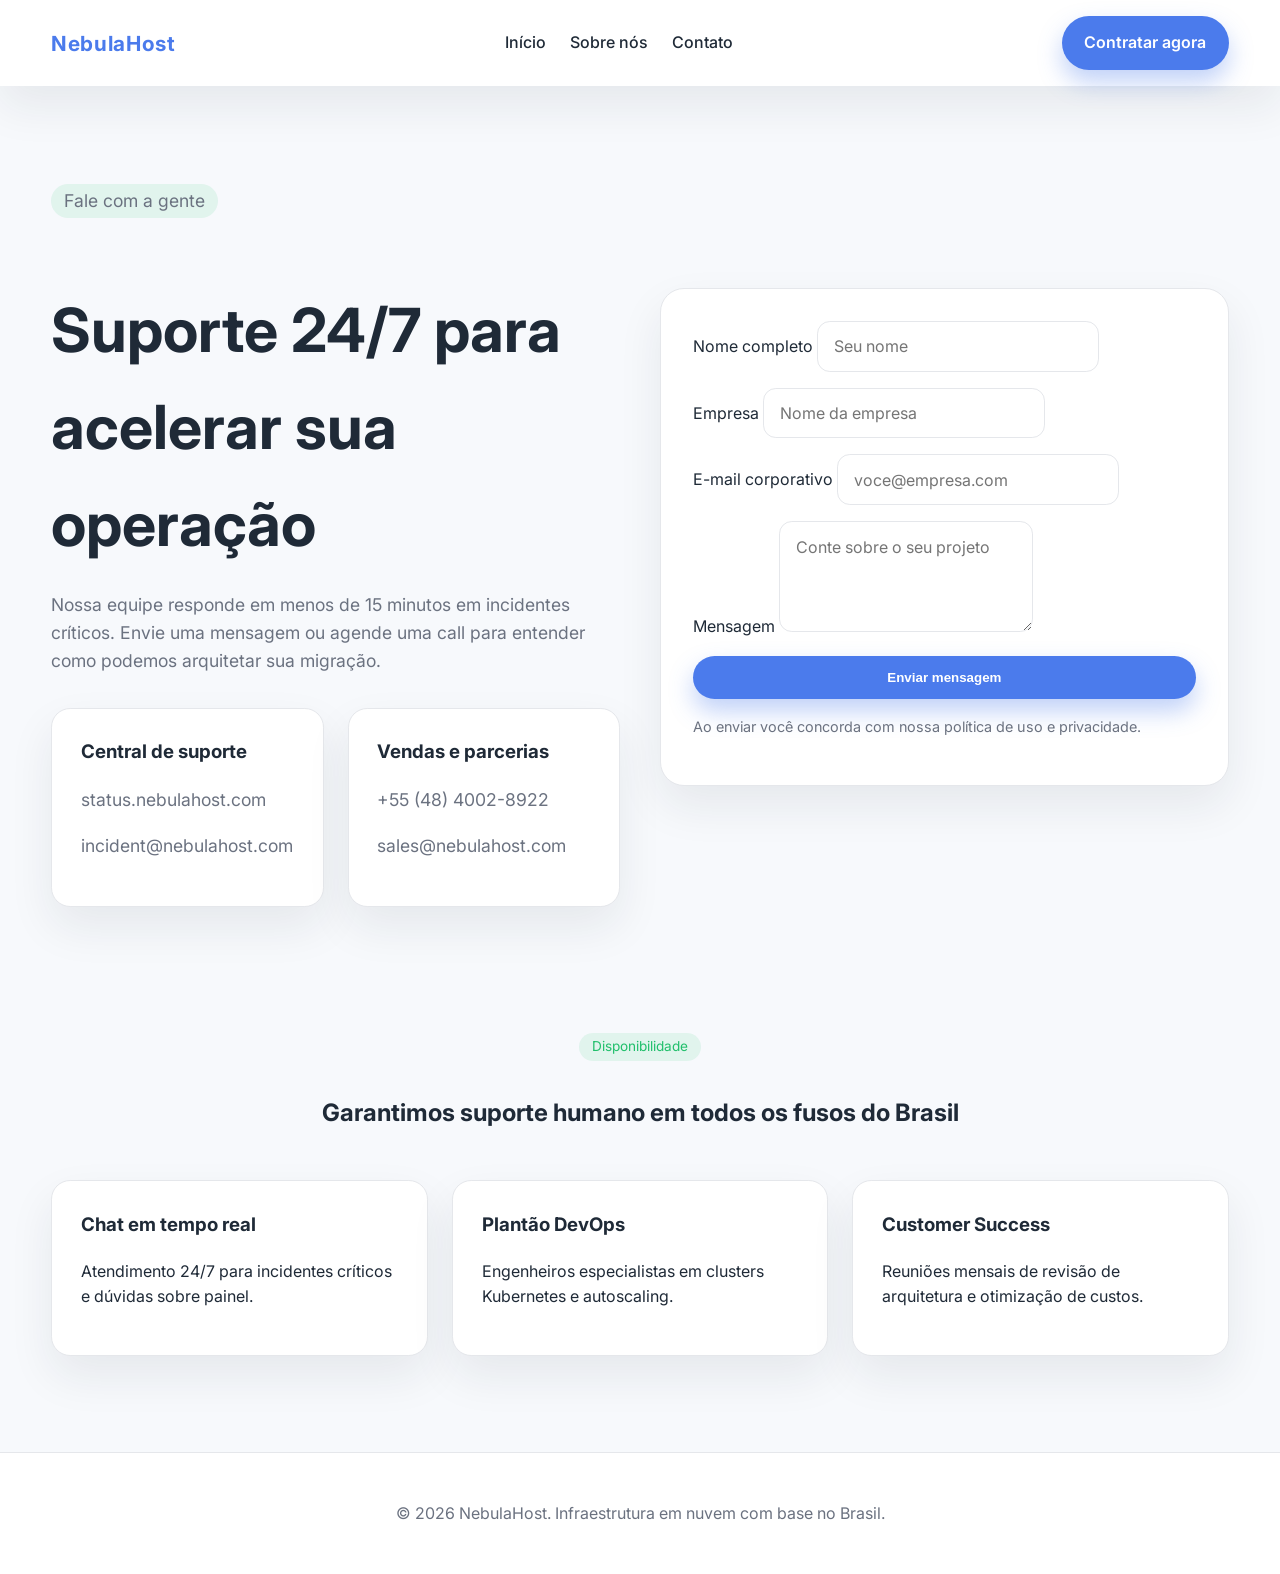
<file: contato.html>
<!DOCTYPE html>
<html lang="pt-BR">
  <head>
    <meta charset="UTF-8" />
    <meta name="viewport" content="width=device-width, initial-scale=1.0" />
    <title>Contato • NebulaHost</title>
    <link rel="stylesheet" href="styles.css" />
  </head>
  <body>
    <header>
      <div class="container nav">
        <a class="logo" href="index.html">NebulaHost</a>
        <nav class="nav-links">
          <a href="index.html">Início</a>
          <a href="sobre-nos.html">Sobre nós</a>
          <a href="contato.html">Contato</a>
        </nav>
        <a class="btn btn-primary" href="contato.html">Contratar agora</a>
      </div>
    </header>

    <main class="container">
      <section class="hero">
        <div>
          <p class="tag">Fale com a gente</p>
          <h1>Suporte 24/7 para acelerar sua operação</h1>
          <p>
            Nossa equipe responde em menos de 15 minutos em incidentes críticos. Envie uma
            mensagem ou agende uma call para entender como podemos arquitetar sua migração.
          </p>
          <div class="grid" style="margin-top: 2rem">
            <article class="card">
              <h3>Central de suporte</h3>
              <p>status.nebulahost.com</p>
              <p>incident@nebulahost.com</p>
            </article>
            <article class="card">
              <h3>Vendas e parcerias</h3>
              <p>+55 (48) 4002-8922</p>
              <p>sales@nebulahost.com</p>
            </article>
          </div>
        </div>
        <div class="hero-card">
          <form>
            <label>
              Nome completo
              <input type="text" name="nome" placeholder="Seu nome" required />
            </label>
            <label>
              Empresa
              <input type="text" name="empresa" placeholder="Nome da empresa" />
            </label>
            <label>
              E-mail corporativo
              <input type="email" name="email" placeholder="voce@empresa.com" required />
            </label>
            <label>
              Mensagem
              <textarea
                name="mensagem"
                rows="4"
                placeholder="Conte sobre o seu projeto"
                required
              ></textarea>
            </label>
            <button class="btn btn-primary" type="submit">Enviar mensagem</button>
          </form>
          <p style="font-size: 0.9rem; color: var(--text-light); margin-top: 1rem">
            Ao enviar você concorda com nossa política de uso e privacidade.
          </p>
        </div>
      </section>

      <section>
        <div class="section-title">
          <p class="tag">Disponibilidade</p>
          <h2>Garantimos suporte humano em todos os fusos do Brasil</h2>
        </div>
        <div class="grid">
          <article class="card">
            <h3>Chat em tempo real</h3>
            <p>Atendimento 24/7 para incidentes críticos e dúvidas sobre painel.</p>
          </article>
          <article class="card">
            <h3>Plantão DevOps</h3>
            <p>Engenheiros especialistas em clusters Kubernetes e autoscaling.</p>
          </article>
          <article class="card">
            <h3>Customer Success</h3>
            <p>Reuniões mensais de revisão de arquitetura e otimização de custos.</p>
          </article>
        </div>
      </section>
    </main>

    <footer>
      <div class="container">
        <p>© <span id="year"></span> NebulaHost. Infraestrutura em nuvem com base no Brasil.</p>
      </div>
    </footer>

    <script>
      document.getElementById("year").textContent = new Date().getFullYear();
    </script>
  </body>
</html>
</file>
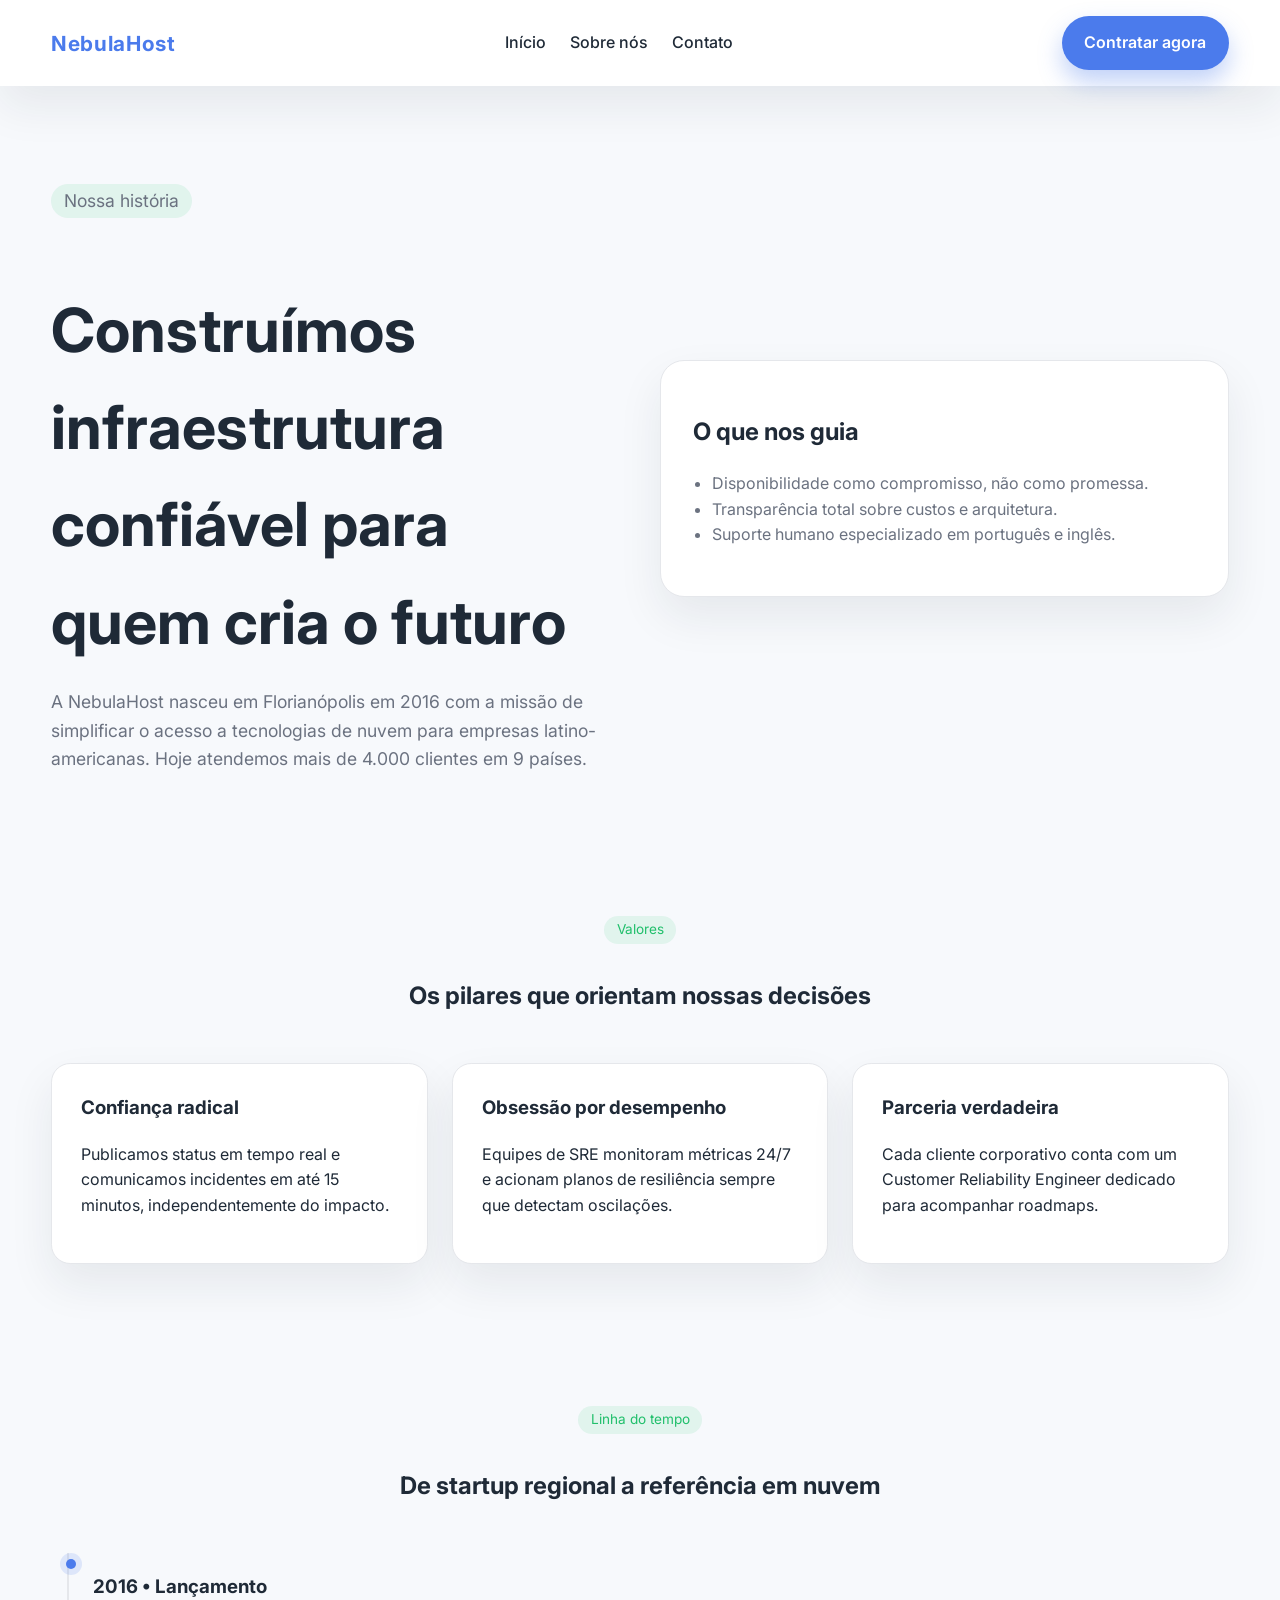
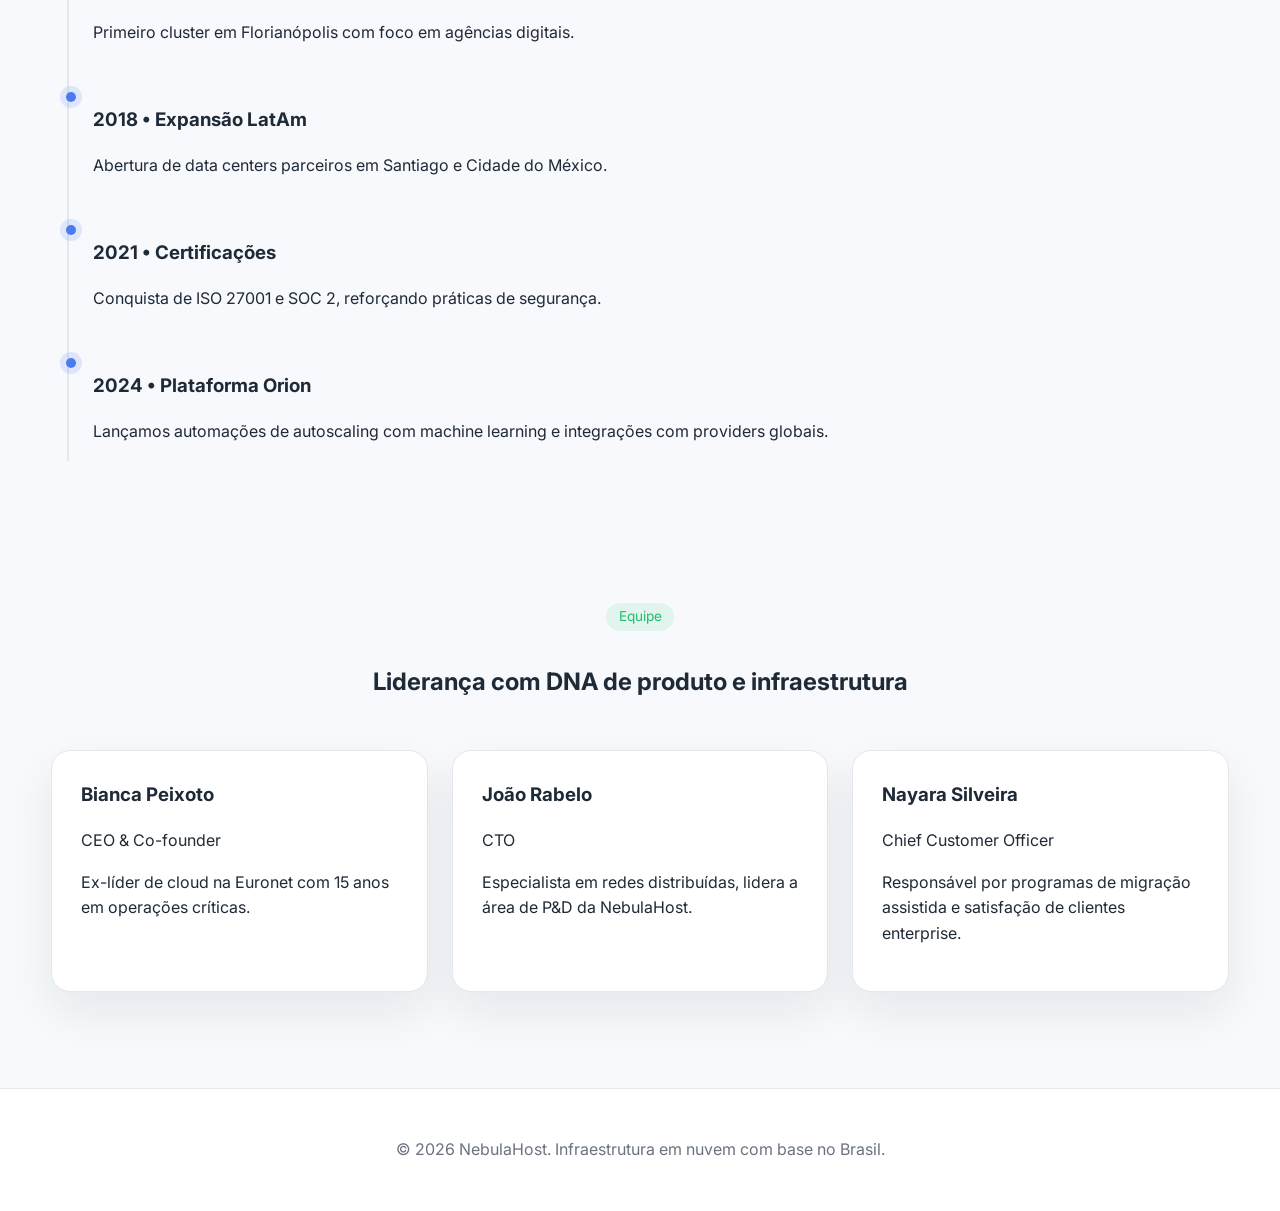
<file: sobre-nos.html>
<!DOCTYPE html>
<html lang="pt-BR">
  <head>
    <meta charset="UTF-8" />
    <meta name="viewport" content="width=device-width, initial-scale=1.0" />
    <title>Sobre nós • NebulaHost</title>
    <link rel="stylesheet" href="styles.css" />
  </head>
  <body>
    <header>
      <div class="container nav">
        <a class="logo" href="index.html">NebulaHost</a>
        <nav class="nav-links">
          <a href="index.html">Início</a>
          <a href="sobre-nos.html">Sobre nós</a>
          <a href="contato.html">Contato</a>
        </nav>
        <a class="btn btn-primary" href="contato.html">Contratar agora</a>
      </div>
    </header>

    <main class="container">
      <section class="hero">
        <div>
          <p class="tag">Nossa história</p>
          <h1>Construímos infraestrutura confiável para quem cria o futuro</h1>
          <p>
            A NebulaHost nasceu em Florianópolis em 2016 com a missão de simplificar o
            acesso a tecnologias de nuvem para empresas latino-americanas. Hoje atendemos
            mais de 4.000 clientes em 9 países.
          </p>
        </div>
        <div class="hero-card">
          <h2>O que nos guia</h2>
          <ul style="padding-left: 1.2rem; color: var(--text-light)">
            <li>Disponibilidade como compromisso, não como promessa.</li>
            <li>Transparência total sobre custos e arquitetura.</li>
            <li>Suporte humano especializado em português e inglês.</li>
          </ul>
        </div>
      </section>

      <section>
        <div class="section-title">
          <p class="tag">Valores</p>
          <h2>Os pilares que orientam nossas decisões</h2>
        </div>
        <div class="grid">
          <article class="card">
            <h3>Confiança radical</h3>
            <p>
              Publicamos status em tempo real e comunicamos incidentes em até 15 minutos,
              independentemente do impacto.
            </p>
          </article>
          <article class="card">
            <h3>Obsessão por desempenho</h3>
            <p>
              Equipes de SRE monitoram métricas 24/7 e acionam planos de resiliência
              sempre que detectam oscilações.
            </p>
          </article>
          <article class="card">
            <h3>Parceria verdadeira</h3>
            <p>
              Cada cliente corporativo conta com um Customer Reliability Engineer dedicado
              para acompanhar roadmaps.
            </p>
          </article>
        </div>
      </section>

      <section>
        <div class="section-title">
          <p class="tag">Linha do tempo</p>
          <h2>De startup regional a referência em nuvem</h2>
        </div>
        <div class="timeline">
          <div class="timeline-item">
            <h3>2016 • Lançamento</h3>
            <p>Primeiro cluster em Florianópolis com foco em agências digitais.</p>
          </div>
          <div class="timeline-item">
            <h3>2018 • Expansão LatAm</h3>
            <p>Abertura de data centers parceiros em Santiago e Cidade do México.</p>
          </div>
          <div class="timeline-item">
            <h3>2021 • Certificações</h3>
            <p>Conquista de ISO 27001 e SOC 2, reforçando práticas de segurança.</p>
          </div>
          <div class="timeline-item">
            <h3>2024 • Plataforma Orion</h3>
            <p>
              Lançamos automações de autoscaling com machine learning e integrações com
              providers globais.
            </p>
          </div>
        </div>
      </section>

      <section>
        <div class="section-title">
          <p class="tag">Equipe</p>
          <h2>Liderança com DNA de produto e infraestrutura</h2>
        </div>
        <div class="grid">
          <article class="card">
            <h3>Bianca Peixoto</h3>
            <p>CEO & Co-founder</p>
            <p>Ex-líder de cloud na Euronet com 15 anos em operações críticas.</p>
          </article>
          <article class="card">
            <h3>João Rabelo</h3>
            <p>CTO</p>
            <p>Especialista em redes distribuídas, lidera a área de P&D da NebulaHost.</p>
          </article>
          <article class="card">
            <h3>Nayara Silveira</h3>
            <p>Chief Customer Officer</p>
            <p>
              Responsável por programas de migração assistida e satisfação de clientes
              enterprise.
            </p>
          </article>
        </div>
      </section>
    </main>

    <footer>
      <div class="container">
        <p>© <span id="year"></span> NebulaHost. Infraestrutura em nuvem com base no Brasil.</p>
      </div>
    </footer>

    <script>
      document.getElementById("year").textContent = new Date().getFullYear();
    </script>
  </body>
</html>
</file>
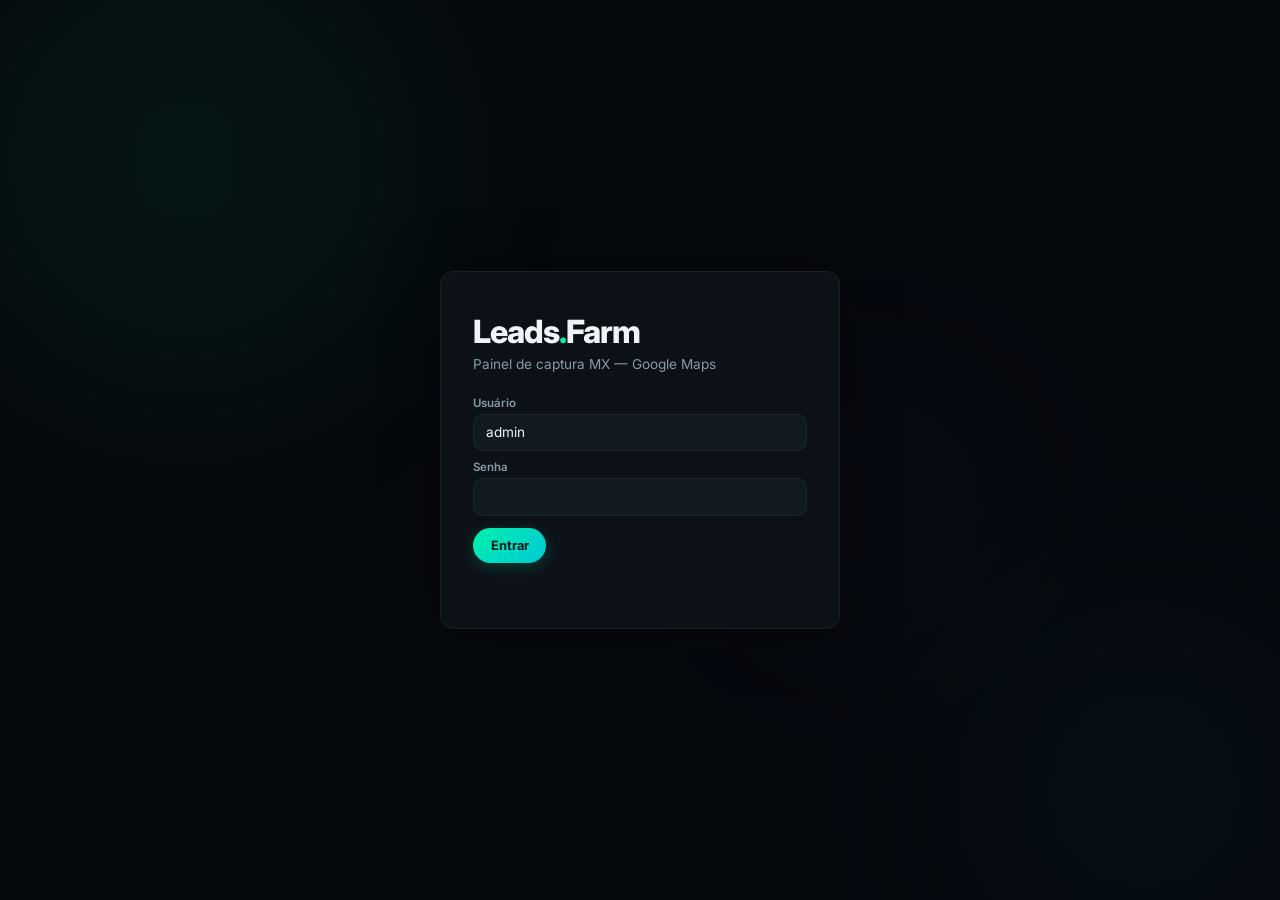
<file: email-farm/backups/index_full_phones_emails_sites.html>
<!DOCTYPE html>
<html lang="pt-BR">
<head>
  <meta charset="utf-8"/>
  <meta name="viewport" content="width=device-width,initial-scale=1"/>
  <title>Leads.Farm · MX</title>
  <link rel="preconnect" href="https://fonts.googleapis.com"/>
  <link rel="preconnect" href="https://fonts.gstatic.com" crossorigin/>
  <link href="https://fonts.googleapis.com/css2?family=Inter:wght@300;400;500;600;700;800&family=JetBrains+Mono:wght@400;500&display=swap" rel="stylesheet"/>
  <style>
:root{
  --bg:#06090e;
  --surface:#0c1117;
  --surface-2:#111921;
  --surface-3:#18212b;
  --border:rgba(255,255,255,.06);
  --border-h:rgba(0,240,168,.2);
  --text:#f0f4f8;
  --text-2:#8899a6;
  --accent:#00f0a8;
  --accent-dim:rgba(0,240,168,.12);
  --blue:#38bdf8;
  --purple:#a78bfa;
  --orange:#fb923c;
  --red:#f87171;
  --radius:14px;
  --ease:cubic-bezier(.22,1,.36,1);
}
*{box-sizing:border-box;margin:0;padding:0}
html{scroll-behavior:smooth}
body{font-family:"Inter",sans-serif;background:var(--bg);color:var(--text);min-height:100vh;overflow-x:hidden}

/* === AMBIENT BG === */
.ambient{position:fixed;inset:0;z-index:0;pointer-events:none}
.ambient .orb{position:absolute;border-radius:50%;filter:blur(100px);opacity:.35;animation:orb-float 20s ease-in-out infinite alternate}
.ambient .orb-1{width:500px;height:500px;background:rgba(0,240,168,.15);top:-10%;left:-5%;animation-delay:0s}
.ambient .orb-2{width:400px;height:400px;background:rgba(56,189,248,.1);bottom:-10%;right:-5%;animation-delay:-7s}
.ambient .orb-3{width:300px;height:300px;background:rgba(167,139,250,.08);top:40%;right:20%;animation-delay:-14s}
@keyframes orb-float{0%{transform:translate(0,0) scale(1)}50%{transform:translate(30px,-20px) scale(1.1)}100%{transform:translate(-20px,30px) scale(.95)}}

/* === LAYOUT === */
.shell{position:relative;z-index:1;display:grid;grid-template-columns:64px 1fr;min-height:100vh}
@media(max-width:768px){.shell{grid-template-columns:1fr;grid-template-rows:56px 1fr}}

/* === SIDEBAR === */
.sidebar{display:flex;flex-direction:column;align-items:center;padding:1rem 0;gap:.5rem;background:var(--surface);border-right:1px solid var(--border);position:sticky;top:0;height:100vh}
@media(max-width:768px){.sidebar{flex-direction:row;height:auto;position:fixed;bottom:0;left:0;right:0;z-index:100;border-right:none;border-top:1px solid var(--border);padding:.5rem;justify-content:space-around}}
.nav-item{width:42px;height:42px;display:flex;align-items:center;justify-content:center;border-radius:12px;color:var(--text-2);cursor:pointer;transition:all .2s var(--ease);font-size:1.1rem;position:relative}
.nav-item:hover{background:var(--accent-dim);color:var(--accent)}
.nav-item.active{background:var(--accent-dim);color:var(--accent)}
.nav-item.active::after{content:"";position:absolute;left:-1px;top:25%;height:50%;width:3px;border-radius:0 3px 3px 0;background:var(--accent)}
@media(max-width:768px){.nav-item.active::after{left:25%;top:auto;bottom:-1px;height:3px;width:50%;border-radius:3px 3px 0 0}}
.nav-logo{margin-bottom:1rem;font-size:1.4rem;font-weight:800;color:var(--accent);letter-spacing:-.03em}
@media(max-width:768px){.nav-logo{display:none}}

/* === MAIN === */
.main{padding:1.5rem 2rem;overflow-y:auto}
@media(max-width:768px){.main{padding:1rem;padding-bottom:5rem}}

/* === PAGE HEADER === */
.page-header{display:flex;justify-content:space-between;align-items:center;margin-bottom:1.5rem;flex-wrap:wrap;gap:1rem}
.page-title{font-size:1.5rem;font-weight:700;letter-spacing:-.02em}
.page-title span{color:var(--accent)}
.live-badge{display:inline-flex;align-items:center;gap:.4rem;padding:.35rem .75rem;border-radius:999px;background:var(--accent-dim);font-size:.72rem;font-weight:600;color:var(--accent)}
.live-badge::before{content:"";width:7px;height:7px;border-radius:50%;background:var(--accent);animation:pulse-live 1.5s ease-out infinite}
@keyframes pulse-live{0%{box-shadow:0 0 0 0 rgba(0,240,168,.5)}70%{box-shadow:0 0 0 8px rgba(0,240,168,0)}100%{box-shadow:0 0 0 0 rgba(0,240,168,0)}}

/* === HERO METRICS === */
.hero-metrics{display:grid;grid-template-columns:1fr 1fr 1fr;gap:1rem;margin-bottom:1.5rem}
@media(max-width:900px){.hero-metrics{grid-template-columns:1fr}}

.metric-card{position:relative;padding:1.5rem;background:var(--surface);border:1px solid var(--border);border-radius:var(--radius);overflow:hidden;transition:border-color .3s,transform .25s var(--ease)}
.metric-card:hover{border-color:var(--border-h);transform:translateY(-2px)}
.metric-card::before{content:"";position:absolute;inset:0;background:radial-gradient(ellipse at 30% 0%,rgba(0,240,168,.04),transparent 60%);pointer-events:none}
.metric-card .mc-label{font-size:.7rem;font-weight:600;text-transform:uppercase;letter-spacing:.08em;color:var(--text-2);margin-bottom:.4rem}
.metric-card .mc-value{font-size:2.2rem;font-weight:800;letter-spacing:-.03em;line-height:1}
.metric-card .mc-sub{font-size:.75rem;color:var(--text-2);margin-top:.4rem}
.metric-card.emails .mc-value{color:var(--accent)}
.metric-card.phones .mc-value{color:var(--blue)}
.metric-card.sites .mc-value{color:var(--purple)}

/* === SPEED ROW === */
.speed-row{display:grid;grid-template-columns:1fr 1fr;gap:1rem;margin-bottom:1.5rem}
@media(max-width:700px){.speed-row{grid-template-columns:1fr}}

.speed-card{position:relative;padding:1.5rem;background:var(--surface);border:1px solid var(--border);border-radius:var(--radius);display:flex;flex-direction:column;align-items:center;gap:.75rem;overflow:hidden}
.speed-card::after{content:"";position:absolute;bottom:0;left:10%;right:10%;height:1px;background:linear-gradient(90deg,transparent,var(--accent),transparent);opacity:.3}

.gauge-wrap{position:relative;width:180px;height:100px}
.gauge-wrap svg{width:100%;height:100%;overflow:visible}
.g-track{fill:none;stroke:var(--surface-3);stroke-width:10;stroke-linecap:round}
.g-fill{fill:none;stroke:url(#gGrad);stroke-width:10;stroke-linecap:round;transition:stroke-dashoffset 1.2s var(--ease);filter:drop-shadow(0 0 6px rgba(0,240,168,.4))}
.g-text{font-family:"Inter";font-size:1.8rem;font-weight:800;fill:var(--text);text-anchor:middle}
.g-unit{font-size:.6rem;fill:var(--text-2);text-anchor:middle;text-transform:uppercase;letter-spacing:.1em}

.eps-wrap{position:relative;width:90px;height:90px;display:flex;align-items:center;justify-content:center}
.eps-wrap svg{position:absolute;inset:0;transform:rotate(-90deg)}
.eps-bg{fill:none;stroke:var(--surface-3);stroke-width:5}
.eps-fill{fill:none;stroke:var(--blue);stroke-width:5;stroke-linecap:round;stroke-dasharray:251;stroke-dashoffset:251;transition:stroke-dashoffset 1.2s var(--ease);filter:drop-shadow(0 0 5px rgba(56,189,248,.4))}
.eps-val{font-size:1.4rem;font-weight:800;color:var(--blue);z-index:1}
.eps-lbl{font-size:.65rem;color:var(--text-2);text-transform:uppercase;letter-spacing:.08em;font-weight:600}
.eps-pulse{position:absolute;inset:-6px;border:2px solid var(--blue);border-radius:50%;opacity:0;animation:eps-p 2s ease-out infinite}
@keyframes eps-p{0%{transform:scale(.9);opacity:.5}100%{transform:scale(1.3);opacity:0}}

/* === MINI STATS === */
.mini-stats{display:flex;gap:.6rem;flex-wrap:wrap;margin-bottom:1.5rem}
.mini-stat{padding:.6rem .9rem;background:var(--surface);border:1px solid var(--border);border-radius:10px;display:flex;align-items:center;gap:.5rem}
.mini-stat b{font-size:.95rem;font-weight:700;color:var(--accent)}
.mini-stat span{font-size:.72rem;color:var(--text-2)}
.mini-stat.hot b{color:var(--orange)}

/* === PROGRESS SECTION === */
.progress-section{padding:1.25rem 1.5rem;background:var(--surface);border:1px solid var(--border);border-radius:var(--radius);margin-bottom:1.5rem}
.progress-section h3{font-size:.8rem;font-weight:700;text-transform:uppercase;letter-spacing:.06em;color:var(--text-2);margin-bottom:.8rem;display:flex;align-items:center;gap:.4rem}
.progress-section h3::before{content:"";width:8px;height:8px;border-radius:50%;background:var(--accent);animation:pulse-live 1.5s ease-out infinite}
.pbar{height:6px;border-radius:999px;background:var(--surface-3);overflow:hidden;margin-bottom:.4rem}
.pbar i{display:block;height:100%;border-radius:999px;background:linear-gradient(90deg,var(--accent),var(--blue));background-size:200% 100%;animation:pbar-move 2.5s linear infinite;transition:width 1s var(--ease)}
@keyframes pbar-move{from{background-position:0 0}to{background-position:200% 0}}
.progress-meta{font-family:"JetBrains Mono",monospace;font-size:.68rem;color:var(--text-2)}

.camp-list{margin-top:.8rem;display:grid;gap:.4rem;max-height:200px;overflow-y:auto}
.camp-row{display:grid;grid-template-columns:1.2fr 2fr auto;gap:.6rem;align-items:center;padding:.5rem .65rem;border-radius:8px;background:var(--surface-2);transition:background .2s}
.camp-row:hover{background:var(--surface-3)}
.camp-row .cname{font-size:.8rem;font-weight:600;white-space:nowrap;overflow:hidden;text-overflow:ellipsis}
.camp-row .cbar{height:4px;border-radius:999px;background:var(--surface-3);overflow:hidden}
.camp-row .cbar i{display:block;height:100%;background:linear-gradient(90deg,var(--accent),var(--blue));transition:width .8s var(--ease)}
.camp-row .cpct{font-family:"JetBrains Mono",monospace;font-size:.65rem;color:var(--text-2);white-space:nowrap}
.camp-row.done .cname{color:var(--accent)}

/* === TAB CONTENT PANELS === */
.tab-container{background:var(--surface);border:1px solid var(--border);border-radius:var(--radius);overflow:hidden}
.tab-header{display:flex;border-bottom:1px solid var(--border);overflow-x:auto}
.tab-btn{padding:.75rem 1.2rem;font-size:.78rem;font-weight:600;color:var(--text-2);background:transparent;border:none;cursor:pointer;position:relative;white-space:nowrap;transition:color .2s}
.tab-btn:hover{color:var(--text)}
.tab-btn.active{color:var(--accent)}
.tab-btn.active::after{content:"";position:absolute;bottom:0;left:.5rem;right:.5rem;height:2px;background:var(--accent);border-radius:2px 2px 0 0}
.tab-body{padding:1.25rem;display:none}
.tab-body.active{display:block}

/* === TABLES === */
.tbl-wrap{overflow-x:auto}
table{width:100%;border-collapse:collapse;font-size:.82rem}
th,td{text-align:left;padding:.6rem .7rem;border-bottom:1px solid var(--border)}
th{font-size:.68rem;font-weight:600;text-transform:uppercase;letter-spacing:.06em;color:var(--text-2);background:var(--surface-2)}
tr:last-child td{border-bottom:none}
tbody tr{transition:background .15s}
tbody tr:hover{background:rgba(0,240,168,.02)}
.ok{color:var(--accent);font-weight:600}
.bad{color:var(--red);font-weight:600}
.warn{color:var(--orange);font-weight:600}
.pill{display:inline-flex;align-items:center;gap:.25rem;padding:.12rem .45rem;border-radius:999px;font-size:.7rem;font-weight:500}
.pill.on{background:rgba(0,240,168,.1);color:var(--accent)}
.pill.off{background:rgba(248,113,113,.08);color:var(--red)}

.work-prog{min-width:100px}
.work-prog .wp-bar{height:4px;border-radius:999px;background:var(--surface-3);overflow:hidden;margin-bottom:.2rem}
.work-prog .wp-bar i{display:block;height:100%;background:linear-gradient(90deg,var(--accent),var(--blue));transition:width .8s var(--ease)}
.work-prog .wp-txt{font-family:"JetBrains Mono",monospace;font-size:.65rem;color:var(--text-2)}

/* === FORMS (sidebar panel) === */
.form-panel{padding:1.25rem 1.5rem;background:var(--surface);border:1px solid var(--border);border-radius:var(--radius);margin-bottom:1rem}
.form-panel h3{font-size:.8rem;font-weight:700;text-transform:uppercase;letter-spacing:.06em;color:var(--text-2);margin-bottom:.8rem}
label{display:block;font-size:.72rem;font-weight:600;color:var(--text-2);margin:.6rem 0 .25rem}
input,select{width:100%;font:inherit;font-size:.85rem;padding:.6rem .75rem;border-radius:10px;border:1px solid var(--border);background:var(--surface-2);color:var(--text);outline:none;transition:border-color .2s,box-shadow .2s}
input:focus,select:focus{border-color:var(--accent);box-shadow:0 0 0 3px var(--accent-dim)}
input::placeholder{color:#3a4a5a}
.preview-box{margin-top:.5rem;padding:.5rem .7rem;border-radius:8px;background:var(--accent-dim);font-family:"JetBrains Mono",monospace;font-size:.7rem;color:var(--accent);min-height:1.8rem}
.form-actions{display:flex;gap:.5rem;margin-top:.8rem;flex-wrap:wrap}
button{font:inherit;font-size:.8rem;font-weight:700;border:none;border-radius:999px;padding:.6rem 1.1rem;cursor:pointer;transition:transform .2s var(--ease),filter .2s,box-shadow .3s}
button.primary{background:linear-gradient(135deg,var(--accent),#00c9d9);color:#041a12;box-shadow:0 4px 16px rgba(0,240,168,.2)}
button.primary:hover{transform:translateY(-1px);box-shadow:0 6px 24px rgba(0,240,168,.3)}
button.secondary{background:var(--surface-3);color:var(--text);border:1px solid var(--border)}
button.secondary:hover{border-color:var(--accent);color:var(--accent)}
button.tiny{padding:.3rem .6rem;font-size:.7rem}
button.danger{background:transparent;color:var(--red);border:1px solid rgba(248,113,113,.25)}
.check-row{display:flex;align-items:center;gap:.5rem;margin:.5rem 0;font-size:.8rem;color:var(--text-2)}
.check-row input{width:auto}
.hint{color:var(--text-2);font-size:.75rem;margin-top:.4rem;line-height:1.4}
.mono{font-family:"JetBrains Mono",monospace;font-size:.7rem;background:var(--surface-2);border:1px solid var(--border);border-radius:10px;padding:.7rem;margin-top:.5rem;max-height:160px;overflow:auto;word-break:break-all;white-space:pre-wrap}

/* === LIVE BOXES === */
.live-grid{display:grid;gap:.6rem;grid-template-columns:repeat(4,1fr);margin-top:.8rem}
@media(max-width:900px){.live-grid{grid-template-columns:1fr 1fr}}
@media(max-width:500px){.live-grid{grid-template-columns:1fr}}
.live-box{padding:.65rem .8rem;border-radius:10px;background:var(--surface-2);border:1px solid var(--border);min-height:3.5rem;max-height:8rem;overflow:auto;font-size:.78rem;line-height:1.4}
.live-box.ok-b{border-color:rgba(0,240,168,.2)}
.live-box.bad-b{border-color:rgba(248,113,113,.15)}
.live-lbl{font-size:.65rem;text-transform:uppercase;letter-spacing:.08em;color:var(--text-2);margin-bottom:.3rem;font-weight:600}

/* === FX LAYER === */
#fxLayer{position:fixed;inset:0;pointer-events:none;z-index:200;overflow:hidden}
.email-pop{position:absolute;font-weight:800;font-size:1.1rem;color:var(--accent);text-shadow:0 0 16px rgba(0,240,168,.6);animation:pop-up 1.2s var(--ease) forwards;white-space:nowrap}
@keyframes pop-up{0%{opacity:0;transform:translate(-50%,-20%) scale(.4)}20%{opacity:1;transform:translate(-50%,-60%) scale(1.2)}100%{opacity:0;transform:translate(-50%,-140%) scale(.8)}}

.toast{position:fixed;bottom:1.5rem;right:1.5rem;z-index:210;padding:.9rem 1.2rem;border-radius:12px;background:var(--surface);border:1px solid rgba(0,240,168,.3);box-shadow:0 0 30px rgba(0,240,168,.1),0 12px 40px rgba(0,0,0,.5);animation:toast-in .4s var(--ease),toast-out .35s ease 3s forwards;max-width:300px}
.toast b{color:var(--accent);display:block;font-size:.85rem;margin-bottom:.15rem}
.toast span{color:var(--text-2);font-size:.78rem}
@keyframes toast-in{from{opacity:0;transform:translateY(16px) scale(.96)}to{opacity:1;transform:none}}
@keyframes toast-out{to{opacity:0;transform:translateY(10px)}}

/* === LOGIN === */
#login{min-height:100vh;display:flex;align-items:center;justify-content:center;position:relative;z-index:10}
.login-box{width:min(400px,92%);padding:2.5rem 2rem;background:var(--surface);border:1px solid var(--border);border-radius:var(--radius);box-shadow:0 0 60px rgba(0,0,0,.4)}
.login-box h1{font-size:2rem;font-weight:800;letter-spacing:-.03em;margin-bottom:.3rem}
.login-box h1 span{color:var(--accent)}
.login-box .sub{color:var(--text-2);font-size:.85rem;margin-bottom:1.5rem}
#loginErr{min-height:1rem;margin-top:.6rem;font-size:.82rem;color:var(--red)}

#app{display:none}

/* === PAGE VIEWS === */
.page{display:none}
.page.active{display:block}

/* === SOUND TOGGLE === */
.snd-toggle{font-size:.72rem;color:var(--text-2);display:flex;align-items:center;gap:.3rem;cursor:pointer}
.snd-toggle input{width:auto;accent-color:var(--accent)}

/* Responsive tweaks */
@media(max-width:768px){
  .hero-metrics{grid-template-columns:1fr}
  .speed-row{grid-template-columns:1fr}
}
  </style>
</head>
<body>
<div class="ambient"><div class="orb orb-1"></div><div class="orb orb-2"></div><div class="orb orb-3"></div></div>
<div id="fxLayer"></div>

<!-- LOGIN -->
<div id="login">
  <div class="login-box">
    <h1>Leads<span>.</span>Farm</h1>
    <p class="sub">Painel de captura MX — Google Maps</p>
    <label for="user">Usuário</label>
    <input id="user" value="admin" autocomplete="username"/>
    <label for="pass">Senha</label>
    <input id="pass" type="password" autocomplete="current-password"/>
    <div class="form-actions">
      <button class="primary" onclick="doLogin()">Entrar</button>
    </div>
    <p id="loginErr"></p>
  </div>
</div>

<!-- APP -->
<div id="app">
  <div class="shell">
    <!-- SIDEBAR NAV -->
    <aside class="sidebar">
      <div class="nav-logo">L</div>
      <div class="nav-item active" data-page="dashboard" title="Dashboard" onclick="switchPage('dashboard',this)">📊</div>
      <div class="nav-item" data-page="campaigns" title="Campanhas" onclick="switchPage('campaigns',this)">🚀</div>
      <div class="nav-item" data-page="activity" title="Atividade" onclick="switchPage('activity',this)">📋</div>
      <div class="nav-item" data-page="workers" title="Workers" onclick="switchPage('workers',this)">🖥️</div>
      <div class="nav-item" data-page="settings" title="Config" onclick="switchPage('settings',this)">⚙️</div>
    </aside>

    <!-- MAIN CONTENT -->
    <main class="main">
      <!-- HEADER -->
      <div class="page-header">
        <div>
          <h1 class="page-title">Leads<span>.</span>Farm</h1>
        </div>
        <div style="display:flex;align-items:center;gap:.8rem;flex-wrap:wrap">
          <span class="live-badge" id="liveBadge">10 workers online</span>
          <label class="snd-toggle"><input type="checkbox" id="soundOn" checked/> Som</label>
        </div>
      </div>

      <!-- PAGE: DASHBOARD -->
      <div class="page active" id="pg-dashboard">
        <!-- Hero Metrics -->
        <div class="hero-metrics">
          <div class="metric-card emails" id="kpiEmail">
            <div class="mc-label">Emails capturados</div>
            <div class="mc-value" id="kpiEmailVal">—</div>
            <div class="mc-sub" id="kpiEmailSub">+0 na última hora</div>
          </div>
          <div class="metric-card phones">
            <div class="mc-label">Telefones</div>
            <div class="mc-value" id="kpiPhoneVal">—</div>
            <div class="mc-sub">contatos diretos</div>
          </div>
          <div class="metric-card sites">
            <div class="mc-label">Sites</div>
            <div class="mc-value" id="kpiSiteVal">—</div>
            <div class="mc-sub">domínios únicos</div>
          </div>
        </div>

        <!-- Speed Row -->
        <div class="speed-row">
          <div class="speed-card">
            <div class="gauge-wrap">
              <svg viewBox="0 0 180 100">
                <defs><linearGradient id="gGrad" x1="0%" y1="0%" x2="100%"><stop offset="0%" stop-color="#00f0a8"/><stop offset="100%" stop-color="#38bdf8"/></linearGradient></defs>
                <path class="g-track" d="M 15 90 A 75 75 0 0 1 165 90"/>
                <path class="g-fill" id="gaugeFill" d="M 15 90 A 75 75 0 0 1 165 90" stroke-dasharray="236" stroke-dashoffset="236"/>
                <text class="g-text" x="90" y="80" id="gaugeVal">0</text>
                <text class="g-unit" x="90" y="96">emails/min</text>
              </svg>
            </div>
            <div style="font-size:.7rem;color:var(--text-2)">Velocidade atual de captura</div>
          </div>
          <div class="speed-card">
            <div class="eps-wrap">
              <div class="eps-pulse"></div>
              <svg viewBox="0 0 90 90"><circle class="eps-bg" cx="45" cy="45" r="40"/><circle class="eps-fill" id="epsFill" cx="45" cy="45" r="40"/></svg>
              <span class="eps-val" id="epsVal">0.0</span>
            </div>
            <div class="eps-lbl">emails / segundo</div>
            <div style="margin-top:.5rem;font-size:.7rem;color:var(--text-2)" id="epsRate">0 emails/hora estimado</div>
          </div>
        </div>

        <!-- Mini Stats -->
        <div class="mini-stats" id="miniStats"></div>

        <!-- Progress -->
        <div class="progress-section">
          <h3>Progresso geral</h3>
          <div class="pbar"><i id="progressFill" style="width:0%"></i></div>
          <div class="progress-meta" id="progressMeta">carregando…</div>
          <div class="camp-list" id="campList"></div>
        </div>

        <!-- Live boxes -->
        <div style="margin-bottom:1.5rem">
          <div class="live-grid">
            <div><div class="live-lbl">Buscando agora</div><div class="live-box" id="nowBox">aguardando…</div></div>
            <div><div class="live-lbl">Último sucesso</div><div class="live-box ok-b" id="okBox">—</div></div>
            <div><div class="live-lbl">Última falha</div><div class="live-box bad-b" id="failBox">—</div></div>
            <div><div class="live-lbl">Proxy / IP</div><div class="live-box" id="ipBox">—</div></div>
          </div>
        </div>
      </div>

      <!-- PAGE: CAMPAIGNS -->
      <div class="page" id="pg-campaigns">
        <div style="display:grid;grid-template-columns:1fr 340px;gap:1.25rem">
          <div>
            <div class="tab-container">
              <div class="tab-header">
                <button class="tab-btn active" onclick="switchTab(this,'workTab')">Trabalhos</button>
              </div>
              <div class="tab-body active" id="workTab">
                <div class="tbl-wrap" id="works"></div>
              </div>
            </div>
          </div>
          <div>
            <div class="form-panel">
              <h3>Nova campanha</h3>
              <label for="segment">Segmento (PT → ES-MX)</label>
              <input id="segment" placeholder="advogados, dentistas…"/>
              <div class="preview-box" id="translatePreview">Busca no Maps: —</div>
              <label for="country">País</label>
              <select id="country"><option value="MX">México (MX)</option></select>
              <label for="cityScope">Municípios</label>
              <select id="cityScope">
                <option value="standard">Padrão · ≥20k hab. (~964)</option>
                <option value="major">Maiores · top ~300</option>
              </select>
              <p class="hint" id="cityScopeHint">Campanhas rodam juntas.</p>
              <label class="check-row"><input type="checkbox" id="replaceActive"/><span>Cancelar fila das outras</span></label>
              <div class="form-actions">
                <button class="primary" id="btnCampaign" onclick="startCampaign()">Enfileirar</button>
                <button class="secondary" onclick="requeueFailed()">Reenfileirar falhas</button>
              </div>
              <p id="campMsg" class="hint" style="color:var(--accent)"></p>
              <p class="hint" id="orchHint"></p>
            </div>
          </div>
        </div>
      </div>

      <!-- PAGE: ACTIVITY -->
      <div class="page" id="pg-activity">
        <div class="tab-container">
          <div class="tab-header">
            <button class="tab-btn active" data-f="live" onclick="setJobFilter('live',this)">Ao vivo</button>
            <button class="tab-btn" data-f="done" onclick="setJobFilter('done',this)">Concluídos</button>
            <button class="tab-btn" data-f="failed" onclick="setJobFilter('failed',this)">Falhas</button>
            <button class="tab-btn" data-f="blocked" onclick="setJobFilter('blocked',this)">Blocks</button>
            <button class="tab-btn" data-f="pending" onclick="setJobFilter('pending',this)">Fila</button>
          </div>
          <div class="tab-body active">
            <div class="tbl-wrap" id="jobs"></div>
          </div>
        </div>
      </div>

      <!-- PAGE: WORKERS -->
      <div class="page" id="pg-workers">
        <div style="display:grid;grid-template-columns:1fr 320px;gap:1.25rem">
          <div class="tab-container">
            <div class="tab-header"><button class="tab-btn active">Workers ativos</button></div>
            <div class="tab-body active"><div class="tbl-wrap" id="workers"></div></div>
          </div>
          <div>
            <div class="form-panel">
              <h3>Adicionar VPS</h3>
              <label for="wname">Nome</label>
              <input id="wname" placeholder="vps-02"/>
              <label for="wip">IP (opcional)</label>
              <input id="wip" placeholder="x.x.x.x"/>
              <div class="form-actions"><button class="primary" onclick="addWorker()">Gerar token</button></div>
              <pre id="wout" class="mono" style="display:none"></pre>
            </div>
          </div>
        </div>
      </div>

      <!-- PAGE: SETTINGS -->
      <div class="page" id="pg-settings">
        <div class="form-panel" style="max-width:500px">
          <h3>Proxy &amp; política</h3>
          <p class="hint" id="proxyHint">carregando…</p>
        </div>
      </div>

    </main>
  </div>
</div>

<script>
let token=localStorage.getItem("lf_token")||"";
let jobFilter="live";
let prevEmails=null;
let prevWorkStatus={};
let audioCtx=null;
let emailHistory=[];
const HIST_WIN=60000;

function switchPage(id,el){
  document.querySelectorAll(".page").forEach(p=>p.classList.remove("active"));
  document.getElementById("pg-"+id).classList.add("active");
  document.querySelectorAll(".nav-item").forEach(n=>n.classList.remove("active"));
  if(el)el.classList.add("active");
}

function switchTab(btn,tabId){
  const container=btn.closest(".tab-container");
  container.querySelectorAll(".tab-btn").forEach(b=>b.classList.remove("active"));
  container.querySelectorAll(".tab-body").forEach(b=>b.classList.remove("active"));
  btn.classList.add("active");
  document.getElementById(tabId).classList.add("active");
}

function trackEmails(c){const n=Date.now();emailHistory.push({t:n,v:c});emailHistory=emailHistory.filter(e=>n-e.t<HIST_WIN)}
function getEPS(){if(emailHistory.length<2)return 0;const f=emailHistory[0],l=emailHistory[emailHistory.length-1],dt=(l.t-f.t)/1000;return dt<1?0:Math.max(0,(l.v-f.v)/dt)}
function getEPM(){return getEPS()*60}

function updateSpeed(){
  const epm=getEPM(),eps=getEPS();
  const maxEPM=150,pct=Math.min(1,epm/maxEPM);
  const gf=document.getElementById("gaugeFill");
  if(gf)gf.style.strokeDashoffset=236*(1-pct);
  const gv=document.getElementById("gaugeVal");
  if(gv)gv.textContent=Math.round(epm);
  const maxEPS=2.5,epsPct=Math.min(1,eps/maxEPS);
  const ef=document.getElementById("epsFill");
  if(ef)ef.style.strokeDashoffset=251*(1-epsPct);
  const ev=document.getElementById("epsVal");
  if(ev)ev.textContent=eps.toFixed(1);
  const er=document.getElementById("epsRate");
  if(er)er.textContent=`${fmt(Math.round(epm*60))} emails/hora estimado`;
}

async function api(path,opts={}){
  const headers=Object.assign({"Content-Type":"application/json"},opts.headers||{});
  if(token)headers["Authorization"]="Bearer "+token;
  const r=await fetch(path,{...opts,headers});
  if(r.status===401){token="";localStorage.removeItem("lf_token");showLogin();throw new Error("auth")}
  if(!r.ok)throw new Error(await r.text());
  const ct=r.headers.get("content-type")||"";
  return ct.includes("json")?r.json():r.text();
}

function showLogin(){document.getElementById("login").style.display="flex";document.getElementById("app").style.display="none"}
function showApp(){document.getElementById("login").style.display="none";document.getElementById("app").style.display="block";refresh()}

async function doLogin(){
  try{
    const data=await api("/api/login",{method:"POST",body:JSON.stringify({username:document.getElementById("user").value,password:document.getElementById("pass").value})});
    token=data.token;localStorage.setItem("lf_token",token);unlockAudio();showApp();
  }catch(e){document.getElementById("loginErr").textContent="Login inválido"}
}
document.getElementById("pass").addEventListener("keydown",e=>{if(e.key==="Enter")doLogin()});

function fmt(n){return Number(n||0).toLocaleString("pt-BR")}
function unlockAudio(){try{if(!audioCtx)audioCtx=new(window.AudioContext||window.webkitAudioContext)();if(audioCtx.state==="suspended")audioCtx.resume()}catch(_){}}
document.addEventListener("click",unlockAudio,{once:true});

function playCampaignDone(){
  if(!(document.getElementById("soundOn")||{}).checked)return;
  try{unlockAudio();if(!audioCtx)return;const now=audioCtx.currentTime;
  [523.25,659.25,783.99].forEach((freq,i)=>{const o=audioCtx.createOscillator();const g=audioCtx.createGain();o.type="sine";o.frequency.value=freq;g.gain.setValueAtTime(.0001,now);g.gain.exponentialRampToValueAtTime(.08,now+.03+i*.05);g.gain.exponentialRampToValueAtTime(.0001,now+.55+i*.08);o.connect(g);g.connect(audioCtx.destination);o.start(now+i*.07);o.stop(now+.7+i*.08)})}catch(_){}
}

function spawnEmailBurst(delta){
  const layer=document.getElementById("fxLayer"),kpi=document.getElementById("kpiEmail");
  if(!layer||!kpi)return;
  const rect=kpi.getBoundingClientRect();
  const el=document.createElement("div");el.className="email-pop";
  el.textContent=delta>1?`+${delta} emails`:"+1 email";
  el.style.left=(rect.left+rect.width/2)+"px";el.style.top=(rect.top+rect.height/2)+"px";
  layer.appendChild(el);setTimeout(()=>el.remove(),1300);
}

function showDoneToast(seg){
  document.querySelectorAll(".toast").forEach(t=>t.remove());
  const t=document.createElement("div");t.className="toast";
  t.innerHTML=`<b>✓ Campanha concluída</b><span>${seg}</span>`;
  document.body.appendChild(t);setTimeout(()=>t.remove(),3600);
}

function setJobFilter(f,el){
  jobFilter=f;
  const container=el.closest(".tab-container");
  container.querySelectorAll(".tab-btn").forEach(b=>b.classList.remove("active"));
  el.classList.add("active");
  refresh();
}

function isWorkComplete(w){return w.status==="concluído"||((w.jobs_pending||0)===0&&(w.jobs_running||0)===0&&(w.jobs_done||0)>0)}

async function refresh(){
  const s=await api("/api/stats");
  const act=await api("/api/activity");
  const emails=s.emails??0;
  trackEmails(emails);updateSpeed();

  document.getElementById("kpiEmailVal").textContent=fmt(emails);
  document.getElementById("kpiPhoneVal").textContent=fmt(s.phones??0);
  document.getElementById("kpiSiteVal").textContent=fmt(s.websites??0);
  document.getElementById("liveBadge").textContent=`${s.workers_online} workers online · ${fmt(act.running)} rodando`;

  if(prevEmails!==null&&emails>prevEmails)spawnEmailBurst(emails-prevEmails);
  prevEmails=emails;

  const ms=document.getElementById("miniStats");
  if(ms)ms.innerHTML=[
    ["Municípios",fmt(s.cities),false],["Seg. ativos",fmt(s.segments_active??0),false],
    ["Fila",fmt(s.jobs_pending),false],["Rodando",fmt(s.jobs_running),true],
    ["Done",fmt(s.jobs_done),false],["Workers",`${s.workers_online}/${s.workers_total}`,false]
  ].map(([k,v,hot])=>`<div class="mini-stat${hot?" hot":""}"><b>${v}</b><span>${k}</span></div>`).join("");

  document.getElementById("proxyHint").innerHTML=
    (s.mode_policy?`<b style="color:var(--accent)">${s.mode_policy.label}</b> · ${s.mode_policy.detail}<br>`:"")+
    (s.workers_model?`${s.workers_model}<br>`:"")+
    s.proxy_hint+(s.proxy_configured?" · Proxy OK":" · Proxy NÃO configurado");
  const oh=document.getElementById("orchHint");if(oh&&s.orchestration)oh.textContent=s.orchestration;

  const cs=document.getElementById("cityScope"),csh=document.getElementById("cityScopeHint");
  if(cs&&Array.isArray(s.city_scopes)&&s.city_scopes.length&&!cs.dataset.filled){
    const cur=cs.value||"standard";cs.innerHTML=s.city_scopes.map(x=>`<option value="${x.id}">${x.label}</option>`).join("");cs.value=cur;cs.dataset.filled="1";
  }
  if(Array.isArray(s.city_scopes))window.__cityScopes=s.city_scopes;
  if(csh&&cs&&window.__cityScopes){const sc=window.__cityScopes.find(x=>x.id===cs.value);if(sc)csh.textContent=sc.detail}

  const pf=document.getElementById("progressFill"),pm=document.getElementById("progressMeta");
  if(pf)pf.style.width=`${act.percent||0}%`;
  if(pm)pm.textContent=`${fmt(act.processed)}/${fmt(act.total)} (${act.percent}%) · fila ${fmt(act.pending)} · emails ${fmt(act.emails)} · phones ${fmt(act.phones)} · sites ${fmt(act.websites)}`;

  const cl=document.getElementById("campList");
  if(cl){
    const list=act.by_campaign||[];
    cl.innerHTML=list.length?list.map(c=>{
      const pct=c.percent||0;const done=(c.pending||0)===0&&(c.running||0)===0&&(c.done||0)>0;
      return `<div class="camp-row${done?" done":""}"><div class="cname" title="${c.segment}">${c.segment}</div><div class="cbar"><i style="width:${pct}%"></i></div><div class="cpct">${pct}%</div></div>`;
    }).join(""):"";
  }

  const nowBox=document.getElementById("nowBox");
  if(nowBox){if(act.current&&act.current.length)nowBox.innerHTML=act.current.map(c=>`<div><span class="ok">●</span> #${c.id} · ${c.query}</div>`).join("");else nowBox.textContent="nenhum job rodando"}
  const okBox=document.getElementById("okBox");
  if(okBox){if(act.last_success){const x=act.last_success;okBox.innerHTML=`<span class="ok">✓</span> #${x.id} · ${x.contacts} contatos`}else okBox.textContent="—"}
  const failBox=document.getElementById("failBox");
  if(failBox){if(act.last_fail){const x=act.last_fail;failBox.innerHTML=`<span class="bad">✕</span> #${x.id} ${x.status||""}`}else failBox.textContent="—"}
  const ipBox=document.getElementById("ipBox");
  if(ipBox&&act.ip_health){const h=act.ip_health;const cl=h.level==="blocked_likely"?"bad":h.level==="degraded"?"warn":"ok";ipBox.innerHTML=`<span class="${cl}">● ${h.level}</span><br><span style="font-size:.72rem;color:var(--text-2)">${h.message}</span>`}

  const ws=await api("/api/workers");
  document.getElementById("workers").innerHTML=`<table><thead><tr><th>Nome</th><th>Status</th><th>Job</th></tr></thead><tbody>${ws.map(w=>`<tr><td>${w.name}<div style="font-size:.68rem;color:var(--text-2)">${w.ip||""}</div></td><td><span class="pill ${w.online?"on":"off"}">${w.online?"online":"offline"}</span></td><td>${w.current_job_id||"—"}</td></tr>`).join("")||"<tr><td colspan='3'>Nenhum</td></tr>"}</tbody></table>`;

  const works=await api("/api/works");
  document.getElementById("works").innerHTML=`<table><thead><tr><th>Segmento</th><th>Status</th><th>Progresso</th><th>Leads</th><th></th></tr></thead><tbody>${works.map(w=>{
    const stCl=w.status==="ativo"||w.status==="finalizando"?"ok":w.status==="cancelado"?"warn":"ok";
    const total=Math.max(1,(w.jobs_done||0)+(w.jobs_running||0)+(w.jobs_pending||0)+(w.jobs_failed||0)+(w.jobs_blocked||0));
    const pct=Math.min(100,Math.round(((w.jobs_done||0)/total)*1000)/10);
    const seg=encodeURIComponent(w.segment);
    const wasC=!!prevWorkStatus[w.segment];const nowC=isWorkComplete(w);
    if(prevWorkStatus[w.segment]!==undefined&&!wasC&&nowC){playCampaignDone();showDoneToast(w.segment)}
    prevWorkStatus[w.segment]=nowC;
    return `<tr><td><b>${w.segment}</b></td><td class="${stCl}">${w.status}</td><td><div class="work-prog"><div class="wp-bar"><i style="width:${pct}%"></i></div><div class="wp-txt">${pct}%</div></div></td><td>${fmt(w.leads)}</td><td><div style="display:flex;gap:.3rem"><button class="secondary tiny" onclick="downloadWorkCsv('${seg}')">CSV</button>${w.can_cancel?`<button class="danger tiny" onclick="cancelWork('${seg}')">×</button>`:""}</div></td></tr>`;
  }).join("")||"<tr><td colspan='5'>Nenhum trabalho</td></tr>"}</tbody></table>`;

  const path=jobFilter==="live"?"/api/jobs?limit=40":`/api/jobs?status=${jobFilter}&limit=40`;
  const js=await api(path);
  document.getElementById("jobs").innerHTML=`<table><thead><tr><th>ID</th><th>Busca</th><th>Status</th><th>Hits</th><th>Via</th></tr></thead><tbody>${js.map(j=>{
    const lbl=j.status==="done"?"ok":j.status==="failed"||j.status==="blocked"?"falhou":j.status==="running"?"rodando":"fila";
    const st=j.status==="done"?"ok":j.status==="failed"||j.status==="blocked"?"bad":j.status==="running"?"ok":"warn";
    return `<tr><td>#${j.id}</td><td>${j.query||((j.segment||"")+" · "+(j.city||""))}${j.error?`<div style="font-size:.7rem;color:var(--red)">${j.error.slice(0,80)}</div>`:""}</td><td class="${st}">${lbl}</td><td>${j.contacts}</td><td>${j.proxy_mode||"—"}</td></tr>`;
  }).join("")||"<tr><td colspan='5'>Sem itens</td></tr>"}</tbody></table>`;
}

async function requeueFailed(){const r=await api("/api/jobs/requeue-failed",{method:"POST",body:"{}"});document.getElementById("campMsg").textContent=`Reenfileirados ${r.requeued} jobs.`;refresh()}

async function startCampaign(){
  const segment=document.getElementById("segment").value.trim();if(!segment)return;
  const country=document.getElementById("country").value;
  const cityScope=(document.getElementById("cityScope")||{}).value||"standard";
  const replaceActive=!!(document.getElementById("replaceActive")||{}).checked;
  const btn=document.getElementById("btnCampaign");if(btn){btn.disabled=true;btn.textContent="…"}
  try{
    const r=await api("/api/campaigns",{method:"POST",body:JSON.stringify({segment,country,cities:[],city_scope:cityScope,auto_translate:true,replace_active:replaceActive})});
    document.getElementById("campMsg").textContent=`✓ ${r.jobs_created} jobs · ${r.cities} municípios. Ex.: ${r.example_query}`;refresh();
  }finally{if(btn){btn.disabled=false;btn.textContent="Enfileirar"}}
}

async function cancelWork(seg){
  const segment=decodeURIComponent(seg);if(!confirm(`Cancelar fila de "${segment}"?`))return;
  const r=await api("/api/works/cancel",{method:"POST",body:JSON.stringify({segment,country:"MX"})});
  document.getElementById("campMsg").textContent=r.message||"Cancelado.";refresh();
}

function downloadWorkCsv(seg){
  const segment=decodeURIComponent(seg);
  fetch("/api/export.csv?segment="+encodeURIComponent(segment),{headers:{Authorization:"Bearer "+token}})
    .then(r=>{if(!r.ok)throw new Error();const cd=r.headers.get("Content-Disposition")||"";const m=/filename="?([^";]+)"?/i.exec(cd);return r.blob().then(b=>({blob:b,name:m?m[1]:"leads-"+segment+".csv"}))})
    .then(({blob,name})=>{const a=document.createElement("a");a.href=URL.createObjectURL(blob);a.download=name;a.click()})
    .catch(()=>{document.getElementById("campMsg").textContent="Falha ao baixar CSV."});
}

let _trTimer=null;
async function previewTranslate(){
  const text=document.getElementById("segment").value.trim();const el=document.getElementById("translatePreview");
  if(!text){el.textContent="Busca no Maps: —";return}
  try{const r=await api("/api/translate",{method:"POST",body:JSON.stringify({text,country:document.getElementById("country").value})});el.textContent=`→ ${r.example_query||r.translated}`}catch(_){el.textContent="(aguarde login)"}
}
document.getElementById("segment").addEventListener("input",()=>{clearTimeout(_trTimer);_trTimer=setTimeout(previewTranslate,350)});

async function addWorker(){
  const name=document.getElementById("wname").value.trim();if(!name)return;
  const ip=document.getElementById("wip").value.trim();
  const r=await api("/api/workers",{method:"POST",body:JSON.stringify({name,ip})});
  const out=document.getElementById("wout");out.style.display="block";
  out.textContent=`Worker: ${r.name}\nToken: ${r.token}\n\n.env: PANEL_URL=http://${location.host} WORKER_TOKEN=${r.token} WORKER_NAME=${r.name}`;
  refresh();
}

if(token)showApp();
setInterval(()=>{if(token)refresh().catch(()=>{})},6000);
</script>
</body>
</html>
</file>
<file: styles.css>
@import url("https://fonts.googleapis.com/css2?family=Inter:wght@400;500;600;700&display=swap");

:root {
  --primary: #4b7bec;
  --primary-dark: #3867d6;
  --accent: #20bf6b;
  --text: #1f2a37;
  --text-light: #6b7280;
  --bg: #f7f9fc;
  --card: #ffffff;
  --border: #e5e7eb;
  --shadow: 0 20px 45px rgba(31, 42, 55, 0.08);
}

*,
*::before,
*::after {
  box-sizing: border-box;
}

body {
  margin: 0;
  font-family: "Inter", system-ui, -apple-system, BlinkMacSystemFont, "Segoe UI",
    sans-serif;
  background: var(--bg);
  color: var(--text);
  line-height: 1.6;
}

a {
  color: inherit;
  text-decoration: none;
}

img {
  max-width: 100%;
}

.container {
  width: min(1200px, 92%);
  margin: 0 auto;
}

header {
  background: var(--card);
  box-shadow: var(--shadow);
  position: sticky;
  top: 0;
  z-index: 10;
}

.nav {
  display: flex;
  align-items: center;
  justify-content: space-between;
  padding: 1rem 0;
}

.logo {
  font-weight: 700;
  font-size: 1.3rem;
  color: var(--primary);
  letter-spacing: 0.03em;
}

.nav-links {
  display: flex;
  gap: 1.5rem;
  font-weight: 500;
}

.btn {
  display: inline-flex;
  align-items: center;
  justify-content: center;
  padding: 0.9rem 1.4rem;
  border-radius: 999px;
  font-weight: 600;
  border: none;
  cursor: pointer;
  transition: transform 150ms ease, box-shadow 150ms ease;
}

.btn-primary {
  background: var(--primary);
  color: #fff;
  box-shadow: 0 12px 25px rgba(75, 123, 236, 0.35);
}

.btn-primary:hover {
  transform: translateY(-2px);
  background: var(--primary-dark);
}

.hero {
  display: grid;
  grid-template-columns: repeat(auto-fit, minmax(280px, 1fr));
  gap: 2.5rem;
  align-items: center;
  padding: 5rem 0 3rem;
}

.hero h1 {
  font-size: clamp(2.5rem, 5vw, 3.8rem);
  margin-bottom: 1rem;
}

.hero p {
  font-size: 1.1rem;
  color: var(--text-light);
}

.hero-card {
  background: var(--card);
  padding: 2rem;
  border-radius: 1.5rem;
  box-shadow: var(--shadow);
  border: 1px solid var(--border);
}

.stats {
  display: grid;
  grid-template-columns: repeat(auto-fit, minmax(160px, 1fr));
  gap: 1rem;
  margin-top: 2.5rem;
}

.stat-card {
  background: var(--card);
  border-radius: 1rem;
  padding: 1.3rem;
  border: 1px solid var(--border);
  text-align: center;
}

.stat-card h3 {
  margin: 0;
  font-size: 2rem;
  color: var(--primary);
}

section {
  padding: 4rem 0;
}

.section-title {
  text-align: center;
  margin-bottom: 3rem;
}

.grid {
  display: grid;
  grid-template-columns: repeat(auto-fit, minmax(220px, 1fr));
  gap: 1.5rem;
}

.card {
  background: var(--card);
  border-radius: 1.2rem;
  padding: 1.8rem;
  border: 1px solid var(--border);
  box-shadow: var(--shadow);
}

.card h3 {
  margin-top: 0;
}

.pricing {
  grid-template-columns: repeat(auto-fit, minmax(260px, 1fr));
}

.price {
  font-size: 2.2rem;
  font-weight: 700;
  color: var(--primary);
}

.tag {
  display: inline-block;
  padding: 0.2rem 0.8rem;
  border-radius: 999px;
  background: rgba(32, 191, 107, 0.1);
  color: var(--accent);
  font-size: 0.85rem;
  margin-bottom: 0.8rem;
}

.timeline {
  border-left: 2px solid var(--border);
  margin-left: 1rem;
  padding-left: 1.5rem;
  display: grid;
  gap: 1.5rem;
}

.timeline-item {
  position: relative;
}

.timeline-item::before {
  content: "";
  position: absolute;
  left: -1.7rem;
  top: 0.4rem;
  width: 10px;
  height: 10px;
  border-radius: 50%;
  background: var(--primary);
  box-shadow: 0 0 0 6px rgba(75, 123, 236, 0.15);
}

form {
  display: grid;
  gap: 1rem;
}

input,
textarea {
  border: 1px solid var(--border);
  border-radius: 0.8rem;
  padding: 0.9rem 1rem;
  font-size: 1rem;
  font-family: inherit;
  transition: border-color 150ms ease;
}

input:focus,
textarea:focus {
  border-color: var(--primary);
  outline: none;
  box-shadow: 0 0 0 4px rgba(75, 123, 236, 0.15);
}

footer {
  background: var(--card);
  border-top: 1px solid var(--border);
  text-align: center;
  padding: 2rem 0;
  color: var(--text-light);
  margin-top: 2rem;
}

@media (max-width: 720px) {
  .nav {
    flex-direction: column;
    gap: 1rem;
  }

  .hero-card {
    order: -1;
  }
}
</file>
